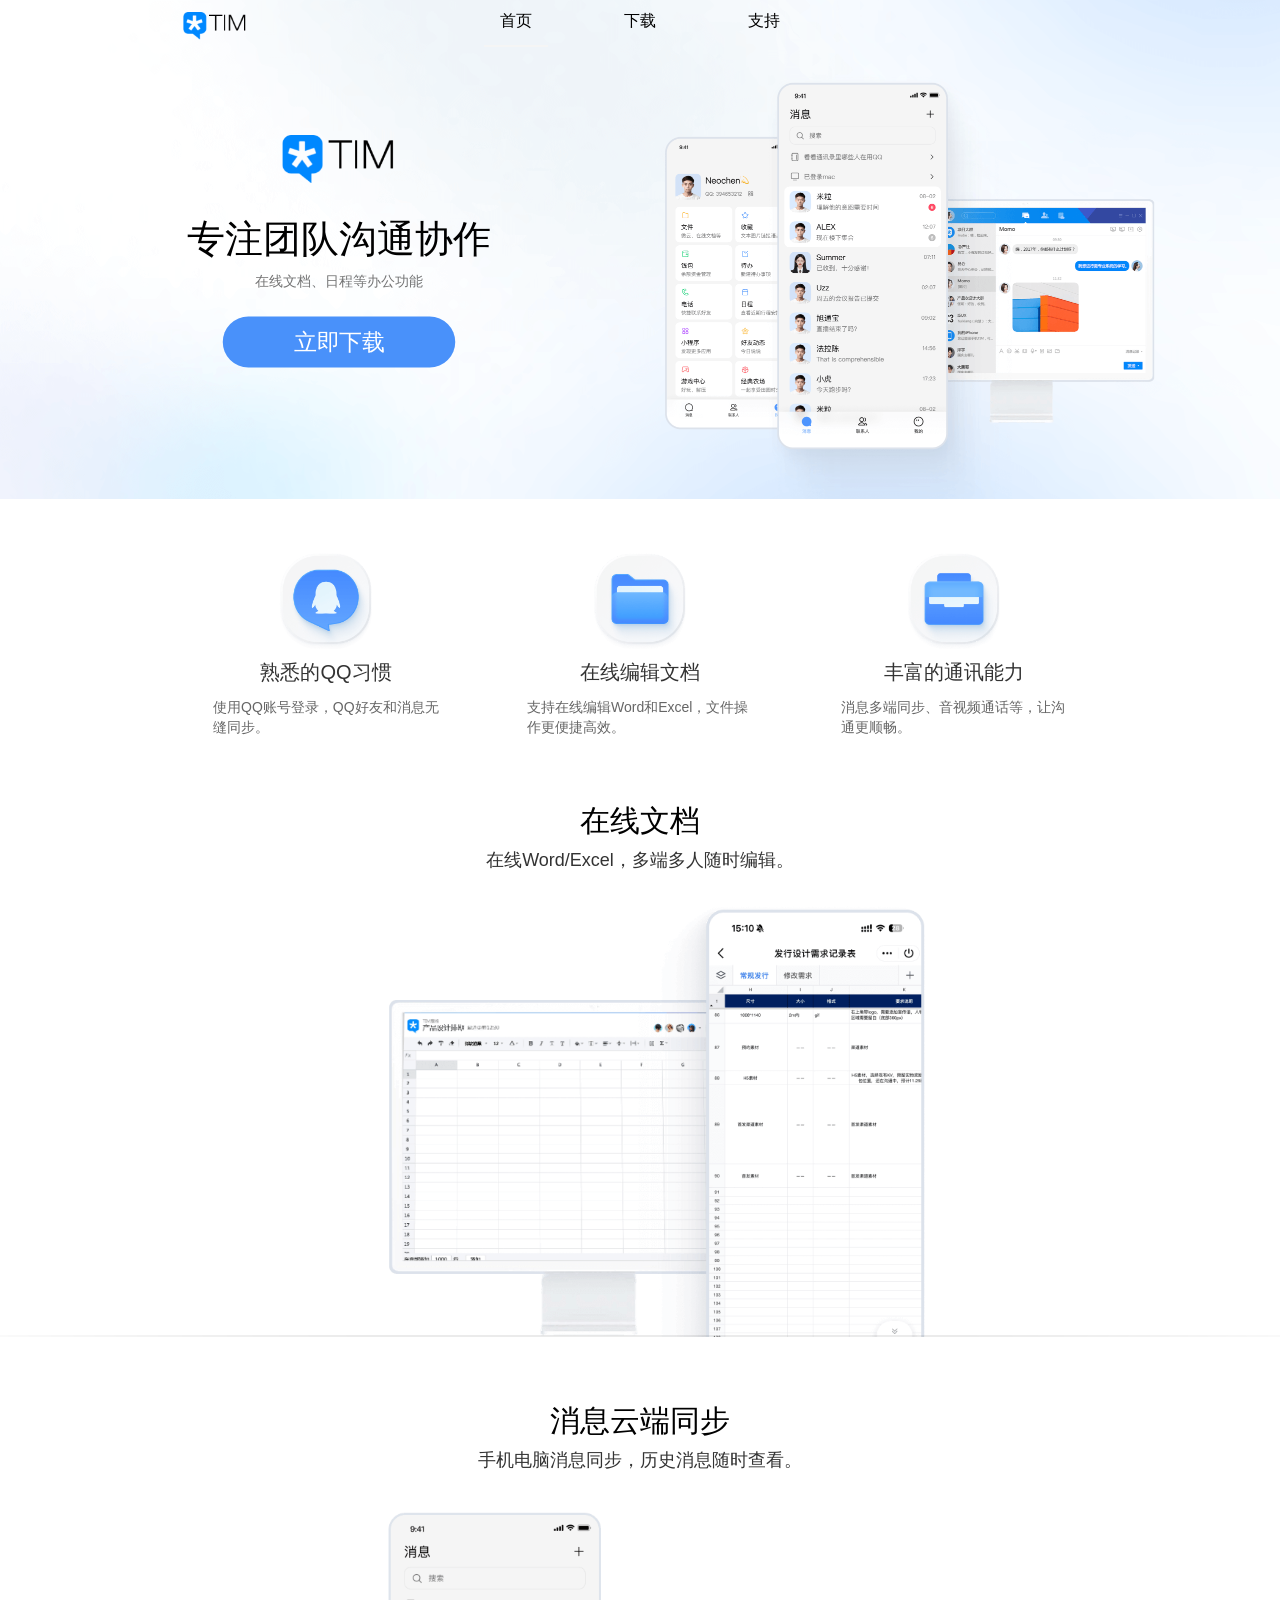
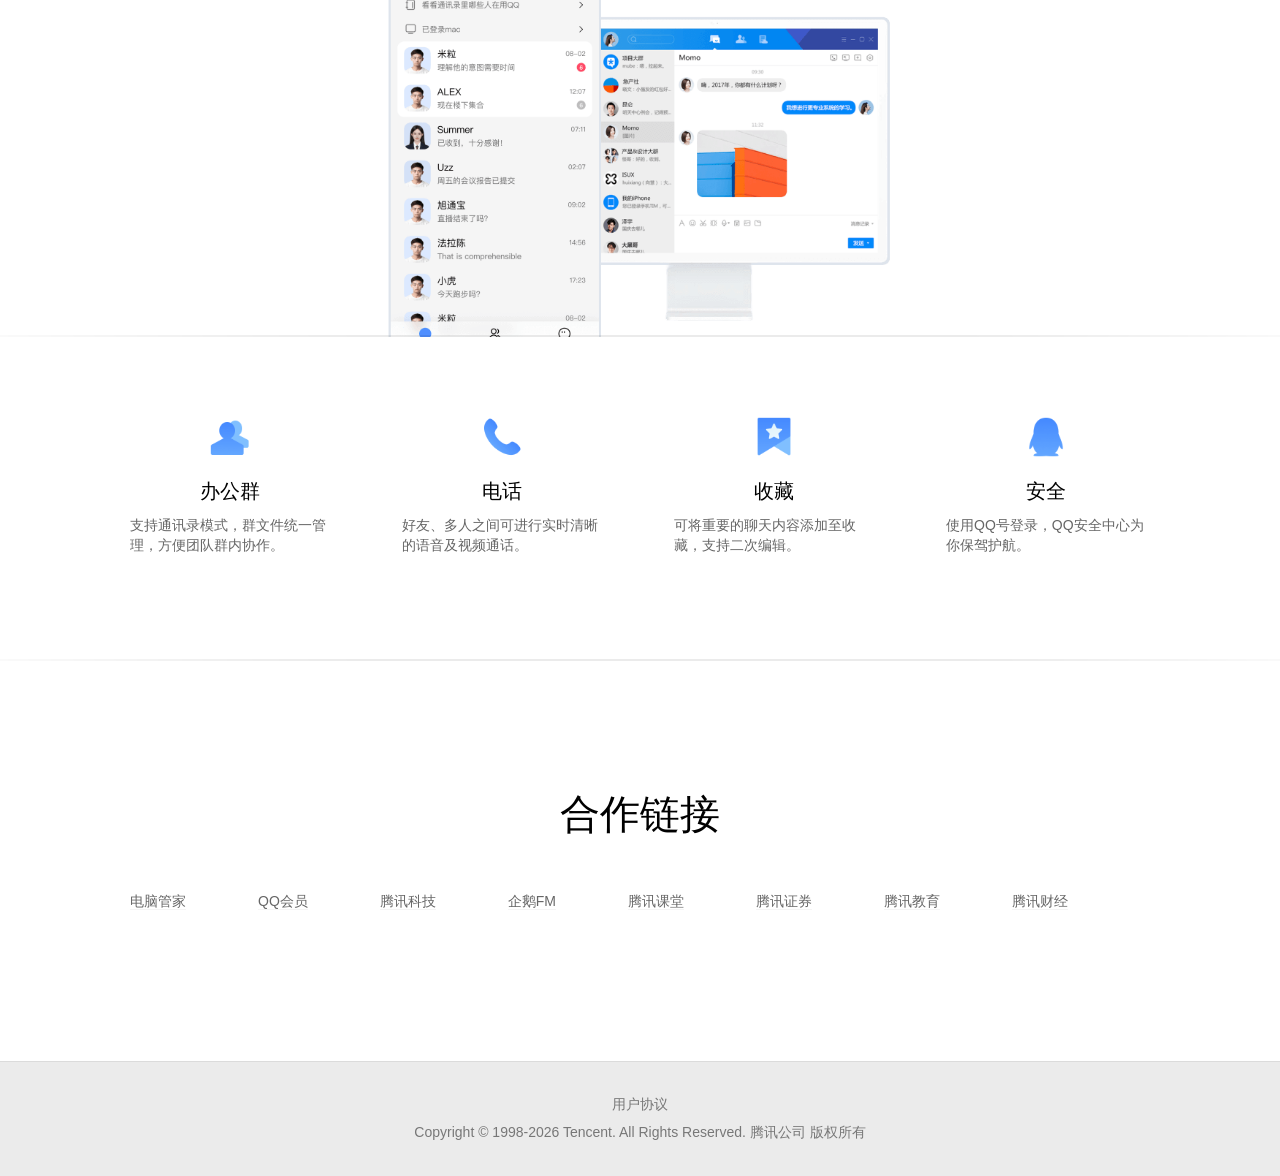
<file: index.html>
<!DOCTYPE html>
<html lang="en">

<head>
    <meta charset="UTF-8">
    <meta name="viewport" content="width=device-width, initial-scale=1.0">
    <meta http-equiv="X-UA-Compatible" content="ie=edge">
    <meta itemprop="name" content="TIM-专注团队沟通协作">
    <meta name="keywords" content="TIM,tim,QQ,办公QQ,团队协作,云文件,在线文档,云盘,日程关系" />
    <meta name="description" content="TIM，QQ办公简洁版，是一款专注于团队办公协作的跨平台沟通工具。登录后，你的QQ好友都在，提供云文件、在线文档、邮件、日程、收藏等好用的办公功能，界面简洁清晰，QQ好友和消息无缝同步。" />
    <meta name="author" content="腾讯" />
    <meta name="robots" content="index,follow" />
    <meta name="google" content="index,follow" />
    <meta name="googlebot" content="index,follow" />
    <meta name="verify" content="index,follow" />
    <meta itemprop="name" content="TIM 办公QQ">
    <!--分享卡标题预埋meta-->
    <meta name="description" itemprop="description" content="支持QQ号登录，与QQ消息无缝同步。" />
    <!--分享卡描述预埋meta-->
    <meta itemprop="image" content="//mma.qq.com/timtest/img/logo-tim.png" />
    <!--分享卡图片URL预埋meta-->
    <title>TIM</title>
    <link rel="icon" type="image/png" sizes="32x32" href="./img/favicon-32x32.png">
    <link rel="icon" type="image/png" sizes="16x16" href="./img/favicon-16x16.png">
    <link rel="icon" href="./img/favicon.ico">
    <link rel="stylesheet" href="./css/public.css">
    <link rel="stylesheet" href="./css/index.css?v=1">
    <!-- <link rel="stylesheet" href="//sqimg.qq.com/qq_product_operations/jslib/swiper.min.css"> -->
    <script>
        // 移动端跳转
        var OS = function() {
            var a = navigator.userAgent,
                b = /(?:Android)/.test(a),
                d = /(?:Firefox)/.test(a),
                e = /(?:Mobile)/.test(a),
                f = b && e,
                g = b && !f,
                c = /(?:iPad.*OS)/.test(a),
                h = !c && /(?:iPhone\sOS)/.test(a),
                k = c || g || /(?:PlayBook)/.test(a) || d && /(?:Tablet)/.test(a),
                a = !k && (b || h || /(?:(webOS|hpwOS)[\s\/]|BlackBerry.*Version\/|BB10.*Version\/|CriOS\/)/.test(a) || d && e);
            return {
                android: b,
                androidPad: g,
                androidPhone: f,
                ipad: c,
                iphone: h,
                tablet: k,
                phone: a
            }
        }();
        if (OS.phone || OS.ipad) {
            location.href = './mobile/index.html';
        }
    </script>
    <style type="text/css">
        .outlink{
            color: #000;
        }
    </style>
</head>

<body>
    <div class="video-bg">
        <img src="./img/index-bg1.png" alt="" class="bg-img">
        <div class="banner1-info new">
            <div class="wording">
                <div class="move-logo"></div>
                <div class="move-title">专注团队沟通协作</div>
                <div class="move-desc">在线文档、日程等办公功能</div>
                <div class="move-down">
                    <a href="./download.html" class="move-down-a" onClick="tcssReport('tim.index.downbtn');">
                        <span>立即下载</span>
                        <span>立即下载</span>
                    </a>
                </div>
            </div>
        </div>
    </div>
    <div class="header">
        <div class="h-inner">
            <h1 class="logo">
                <a href="./index.html"></a>
                <!-- <img src="./img/logo.png" alt="TIM"> -->
            </h1>
            <div class="nav">
                <ul class="nav-ul">
                    <li class="nav-item"><a href="./index.html" class="active">首页</a></li>
                    <li class="nav-item"><a href="./download.html">下载</a></li>
                    <!-- <li class="nav-item"><a href="">用户故事</a></li> -->
                    <li class="nav-item"><a href="./support.html">支持</a></li>
                </ul>
            </div>
        </div>
       <!--  <div class="docs-link">
          <a href="https://docs.qq.com">进入在线文档 ></a>
       </div> -->
    </div>
    <div class="function">
        <div class="func-inner clear">
            <div class="func-item">
                <div class="func-logo1"></div>
                <div class="func-title">熟悉的QQ习惯</div>
                <div class="func-desc">使用QQ账号登录，QQ好友和消息无缝同步。</div>
            </div>
            <div class="func-item">
                <div class="func-logo2"></div>
                <div class="func-title">在线编辑文档</div>
                <div class="func-desc">支持在线编辑Word和Excel，文件操作更便捷高效。</div>
            </div>
            <div class="func-item">
                <div class="func-logo3"></div>
                <div class="func-title">丰富的通讯能力</div>
                <div class="func-desc">消息多端同步、音视频通话等，让沟通更顺畅。</div>
            </div>
        </div>
    </div>
    <div class="doc top-right" style="position:relative;">
        <div class="doc-inner">
            <!-- <div class="second-logo"></div> -->
            <div class="second-title"><a href="https://docs.qq.com/" class="outlink" target="_blank">在线文档</a></div>
            <div class="second-desc">在线Word/Excel，多端多人随时编辑。</div>
        </div>
        <div class="doc-bg doc2">
            <img src="./img/zaixian.png" alt="" id="document">
            <!-- <video src="video/zaixianwendang.mov" id="zaixianwendang"></video> -->
        </div>
        <span class="bottom-line"></span>
    </div>
    <div class="doc top-left" style="position:relative;">
        <div class="doc-inner">
            <!-- <div class="message-logo"></div> -->
            <div class="second-title">消息云端同步</div>
            <div class="second-desc">手机电脑消息同步，历史消息随时查看。</div>
        </div>
        <div class="doc-bg doc3">
            <!-- <div class="date-mobile-msg"></div>
            <div class="date-pc-msg"></div> -->
            <img src="./img/xiaoxi.png" alt="" id="msg">
        </div>
        <span class="bottom-line"></span>
    </div>

    <div class="more" style="position:relative;">
        <div class="more-inner clear">
            <div class="more-item">
                <div class="item-logo7"></div>
                <div class="item-title">办公群</div>
                <div class="item-desc">支持通讯录模式，群文件统一管理，方便团队群内协作。</div>
            </div>
            <div class="more-item">
                <div class="item-logo6"></div>
                <div class="item-title">电话</div>
                <div class="item-desc">好友、多人之间可进行实时清晰的语音及视频通话。</div>
            </div>
            <div class="more-item">
                <div class="item-logo3"></div>
                <div class="item-title">收藏</div>
                <div class="item-desc">可将重要的聊天内容添加至收藏，支持二次编辑。</div>
            </div>
            <div class="more-item">
                <div class="item-logo1"></div>
                <div class="item-title">安全</div>
                <div class="item-desc">使用QQ号登录，QQ安全中心为你保驾护航。</div>
            </div>
        </div>
        <span class="bottom-line"></span>
    </div>
    <div class="link">
        <h2>合作链接</h2>
        <ul class="link-inner clear">
            <li><a href="https://guanjia.qq.com/" target="_blank">电脑管家</a></li>
            <li><a href="https://vip.qq.com/" target="_blank">QQ会员</a></li>
            <li><a href="https://tech.qq.com/" target="_blank">腾讯科技</a></li>
            <li><a href="https://fm.qq.com/" target="_blank">企鹅FM</a></li>
            <li><a href="https://ke.qq.com/?from=177988" target="_blank">腾讯课堂</a></li>
            <li><a href="http://stock.qq.com/" target="_blank">腾讯证券</a></li>
            <li><a href="http://edu.qq.com/" target="_blank">腾讯教育</a></li>
            <li><a href="http://finance.qq.com/" target="_blank">腾讯财经</a></li>
        </ul>
    </div>

    <div class="footer">
        <p><span class="useradjest"><a href="http://play.mobile.qq.com/yy/eim/help/serverinfo.html">用户协议</a></span></p>
        <p class="copy-right">Copyright © 1998-<script>document.write(new Date().getFullYear())</script> Tencent. All Rights Reserved. 腾讯公司 版权所有</p>
    </div>
    <script type="text/javascript" src="./js/sea-2.1.1.js"></script>
    <script src="./js/jquery.min.js"></script>
    <script src="./js/bj-report-tryjs.min.js"></script>
    <script src="./js/tcss.ping.https.js"></script>
    <script src="./js/swiper-3.4.2.jquery.min.js"></script>
    <script>
        // 初始化badjs
        if (BJ_REPORT) {
            BJ_REPORT.init({
                // 上报 id, 不指定 id 将不上报(此处的id需要去badjs管理后台申请id)
                id: 1,
                // 指定上报地址
                url: '//imbadjs.qq.com/badjs/',
                // 抽样上报，1~0 之间数值，1为100%上报,0.5为50%上报（默认 1）
                random: 1
            })

            BJ_REPORT.tryJs().spyAll()
        }
    </script>
    <script>
        window.tcssReport = function(hottag, domain) { /*点击流上报*/
            if (typeof pgvSendClick == 'function') {
                pgvSendClick({
                    virtualDomain: domain || "tim.qq.com",
                    hottag: hottag
                });
            }
        };
        tcssReport('tim.index.pv')

        // var zaixianwendang = $('#zaixianwendang').offset().top
        var msg = $('#msg').offset().top
        var pdocument = $('#document').offset().top
        var windowHeight = $(window).height()
            // 页面滚动触发播放事件
        function pageScroll() {
            var documentScrollTop = $(document).scrollTop()

            if (documentScrollTop > 10) {
                $('.header').addClass('scrollTop')
            } else {
                $('.header').removeClass('scrollTop')
            }
            if (documentScrollTop > pdocument - windowHeight / 2 - 300) {
                $('#document').addClass('moveUp')
            }
            if (documentScrollTop > msg - windowHeight / 2 - 300) {
                $('#msg').addClass('moveUp')
            }
        }
        $(document).scroll(pageScroll)
        initVideoPosition()

        function initVideoPosition() {
            var w = 2560,
                h = 997,
                ml = 1298,
                mb = 126,
                mw = 180,
                mh = 319,
                pl = 1519,
                pb = 264,
                pw = 626,
                ph = 501,
                nw = (document.body.clientWidth).toFixed(9),
                nh = (nw * h / w).toFixed(9),
                mlp = (ml / w).toFixed(9),
                mbp = (mb / h).toFixed(9),
                mwp = (mw / w).toFixed(9),
                mhp = (mh / h).toFixed(9),
                mlnpx = nw * mlp,
                mbnpx = nh * mbp,
                mwnpx = nw * mwp,
                mhnpx = nh * mhp,


                plp = (pl / w).toFixed(9),
                pbp = (pb / h).toFixed(9),
                pwp = (pw / w).toFixed(9),
                php = (ph / h).toFixed(9),
                plnpx = nw * plp,
                pbnpx = nh * pbp,
                pwnpx = nw * pwp,
                phnpx = nh * php
            $('.video-mob').css({
                bottom: mbnpx + 'px',
                left: mlnpx + 'px',
                width: mwnpx + 'px',
                height: mhnpx + 'px'
            })
            $('.video-pc').css({
                bottom: pbnpx + 'px',
                left: plnpx + 'px',
                width: pwnpx + 'px',
                height: phnpx + 'px'
            })

        }
        setTimeout(function() {
            document.getElementById('mob').play()
            document.getElementById('pc').play()
        }, 2000)
        $('.wording').addClass('show')
        window.onresize = function() {
            initVideoPosition()
        }
        document.getElementById('mob').onended = function() {
            var _this = this;
            var ender = setTimeout(function() {
                _this.play()
                clearTimeout(ender)
            }, 2000)
        }
        document.getElementById('pc').onended = function() {
            var _this = this;
            var ender = setTimeout(function() {
                _this.play()
                clearTimeout(ender)
            }, 2000)
        }
        document.onmouseenter = function() {
            return false;
        }
        document.onmousemove = function() {
            return false;
        }
        document.oncontextmenu = function() {
            return false;
        }
    </script>


</body>

</html>
</file>
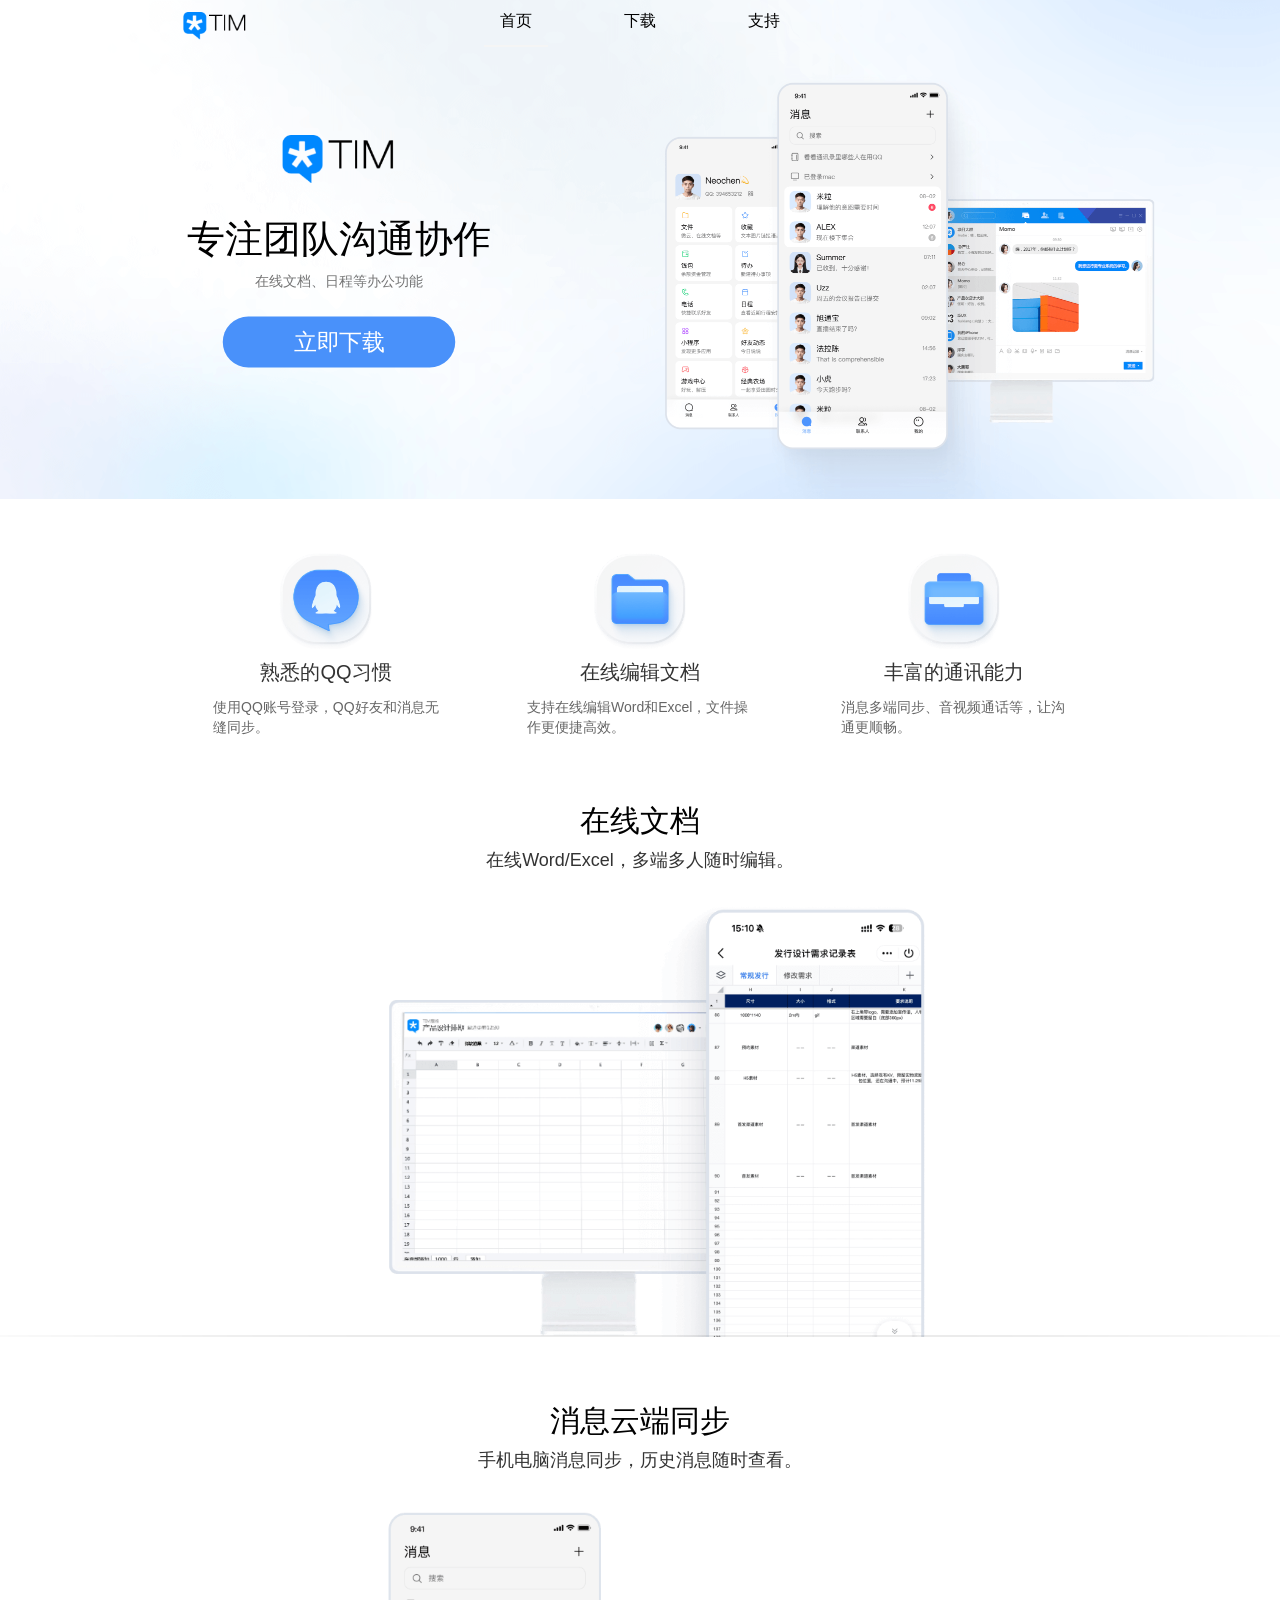
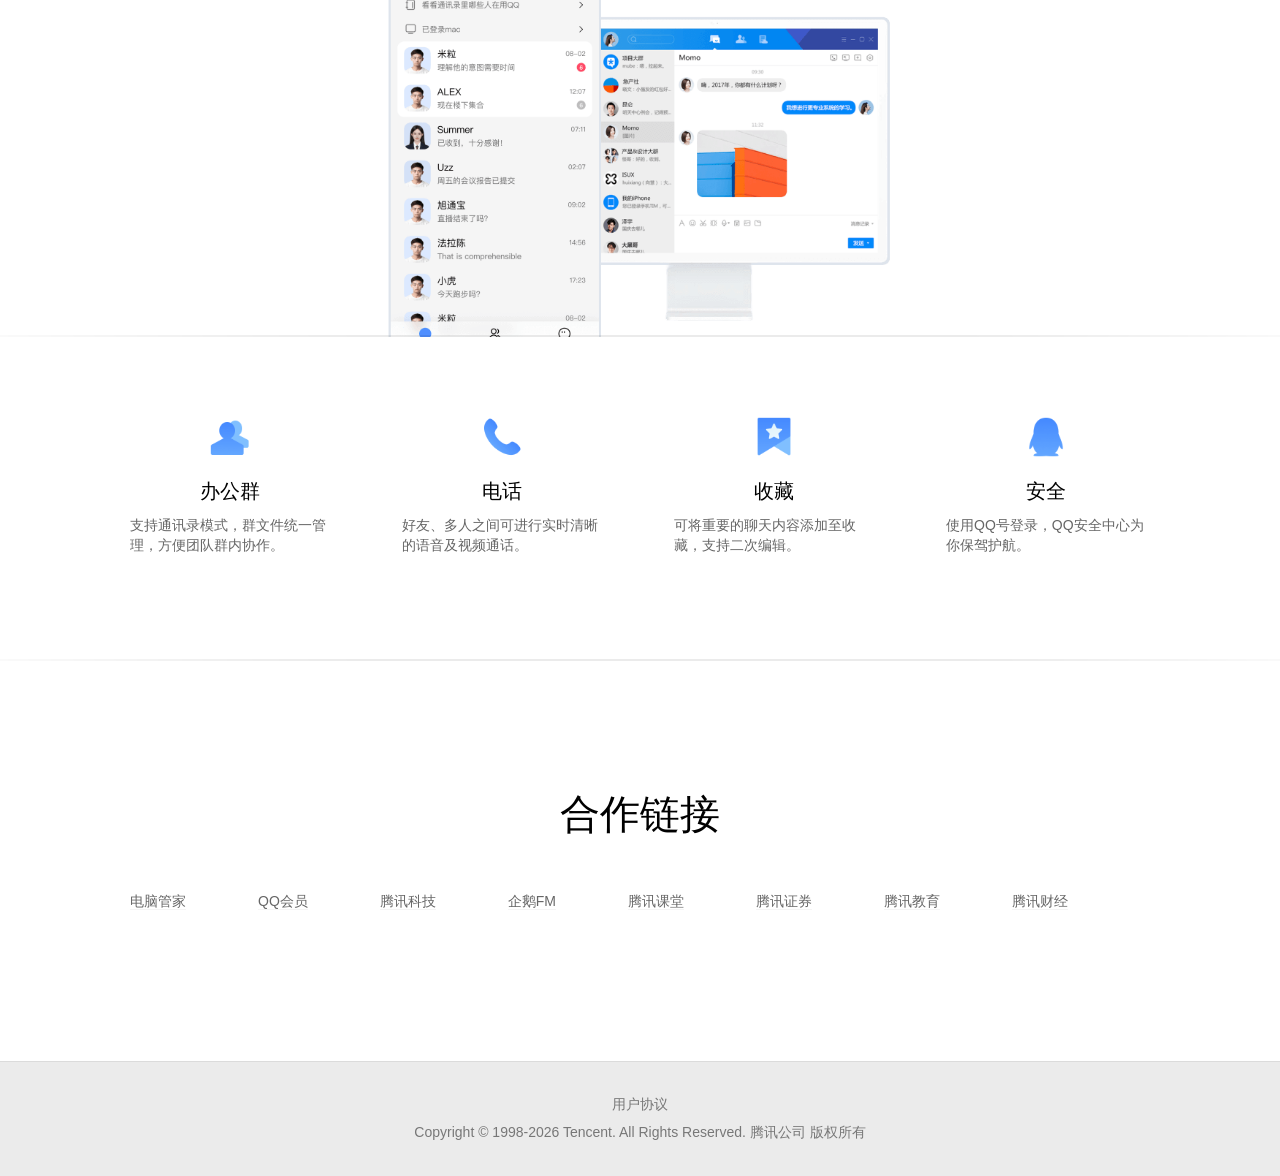
<file: mobile/index.html>
<!DOCTYPE html>
<html lang="en">

<head>
    <meta charset="UTF-8">
    <meta http-equiv="X-UA-Compatible" content="IE=Edge">
    <meta name="viewport" content="width=device-width, initial-scale=1.0, minimum-scale=1.0, maximum-scale=1.0, user-scalable=no">
    <meta name="format-detection" content="telephone=no" />
    <meta itemprop="name" content="TIM 办公QQ">
    <!--分享卡标题预埋meta-->
    <meta name="description" itemprop="description" content="支持云文件、在线文档、邮件收发、日程等办公功能；支持QQ号登录，与QQ消息无缝同步。" />
    <!--分享卡描述预埋meta-->
    <meta itemprop="image" content="//mma.qq.com/timtest/img/logo-tim.png" />
    <title>TIM-手机版</title>
    <link rel="icon" type="image/png" sizes="32x32" href="./img/favicon-32x32.png">
    <link rel="icon" type="image/png" sizes="16x16" href="./img/favicon-16x16.png">
    <link rel="icon" href="./img/favicon.ico">
    <script>
        window.OS = function() {
            var a = navigator.userAgent,
                b = /(?:Android)/.test(a),
                d = /(?:Firefox)/.test(a),
                e = /(?:Mobile)/.test(a),
                f = b && e,
                g = b && !f,
                c = /(?:iPad.*OS)/.test(a),
                h = !c && /(?:iPhone\sOS)/.test(a),
                k = c || g || /(?:PlayBook)/.test(a) || d && /(?:Tablet)/.test(a),
                a = !k && (b || h || /(?:(webOS|hpwOS)[\s\/]|BlackBerry.*Version\/|BB10.*Version\/|CriOS\/)/.test(a) || d && e);
            return {
                android: b,
                androidPad: g,
                androidPhone: f,
                ipad: c,
                iphone: h,
                tablet: k,
                phone: a
            }
        }();
        if (!window.OS.phone && !window.OS.ipad) {
            location.href = '../index.html';
        }
        (function(designWidth, maxWidth) {
            var doc = document,
                win = window,
                docEl = doc.documentElement,
                remStyle = document.createElement("style"),
                tid;

            function refreshRem() {
                var width = docEl.getBoundingClientRect().width;
                maxWidth = maxWidth || 540;
                width > maxWidth && (width = maxWidth);
                var rem = width * 100 / designWidth;
                remStyle.innerHTML = 'html{font-size:' + rem + 'px;}';
            }
            if (docEl.firstElementChild) {
                docEl.firstElementChild.appendChild(remStyle);
            } else {
                var wrap = doc.createElement("div");
                wrap.appendChild(remStyle);
                doc.write(wrap.innerHTML);
                wrap = null;
            }
            //要等 wiewport 设置好后才能执行 refreshRem，不然 refreshRem 会执行2次；
            refreshRem();
            win.addEventListener("resize", function() {
                clearTimeout(tid); //防止执行两次
                tid = setTimeout(refreshRem, 300);
            }, false);
            win.addEventListener("pageshow", function(e) {
                if (e.persisted) { // 浏览器后退的时候重新计算
                    clearTimeout(tid);
                    tid = setTimeout(refreshRem, 300);
                }
            }, false);
            if (doc.readyState === "complete") {
                doc.body.style.fontSize = "16px";
            } else {
                doc.addEventListener("DOMContentLoaded", function(e) {
                    doc.body.style.fontSize = "16px";
                }, false);
            }
        })(750, 750);
    </script>
    <link rel="stylesheet" href="./css/public.css">
    <link rel="stylesheet" href="./css/index.css">
</head>

<body id="wrapper">
    <div class="download-fixed"></div>
    <div class="menu-content" id="bm">
        <div class="menu-logo"></div>
        <div class="menu-func">
            <div class="fun-item-wrap">
                <div class="fun-item icon1">
                    <a href="./index.html">TIM首页</a>
                </div>
                <div class="fun-item icon2 faq_link">
                    <a href="javascript:;">常见问题</a>
                </div>
                <div class="fun-item icon3">
                    <a target="_blank" href="https://aq.qq.com/cn2/index">安全中心</a>
                </div>
                <div class="fun-item icon4 feedback_link">
                    <a href="javascript:;">反馈意见</a>
                </div>
            </div>
        </div>
        <div class="menubg">
            <div class="left-bg"></div>
            <div class="right-bg"></div>
        </div>
    </div>
    <div class="menu" id="menu">
    </div>
    <div class="common-header">
        <div class="logo-white"></div>
    </div>
    <div class="index-content" id="index-content">
        <div id="scroller">
            <header>
                <h1 class="logo"></h1>
                <div class="header-title">专注团队沟通协作</div>
                <div class="header-desc">在线文档、日程等办公功能</div>
                <div class="downloads">
                    <a href="">立即下载</a>
                </div>
            </header>
            <div class="functions">
                <div class="f-item clear">
                    <div class="r-icon i1"></div>
                    <div class="f-desc">
                        <div class="f-d-title">熟悉的QQ习惯</div>
                        <div class="f-d-desc">使用QQ账号登录，QQ好友和消息无缝同步</div>
                    </div>
                </div>
                <div class="f-item clear">
                    <div class="r-icon i2"></div>
                    <div class="f-desc">
                        <div class="f-d-title">在线文档和文件</div>
                        <div class="f-d-desc">支持在线编辑Word和Excel</div>
                    </div>
                </div>
                <div class="f-item clear">
                    <div class="r-icon i3"></div>
                    <div class="f-desc">
                        <div class="f-d-title">丰富的办公功能</div>
                        <div class="f-d-desc">包含日程管理、电话等功能，让沟通更流畅</div>
                    </div>
                </div>
            </div>
            <div class="modules">
                <div class="m1 m-item">
                    <div class="m-title">在线文档</div>
                    <div class="m-desc">在线Word/Excel，多端多人随时编辑</div>
                    <div class="m-pic"></div>
                    <div class="m-bg-line"></div>
                </div>
                <div class="m2 m-item">
                    <div class="m-title">消息云端同步</div>
                    <div class="m-desc">手机电脑消息同步，历史消息随时查看</div>
                    <div class="m-pic"></div>
                    <div class="m-bg-line"></div>
                </div>
                <div class="m3 m-item">
                    <div class="m-title">日程管理</div>
                    <div class="m-desc">同步系统日程，新建个人日程</div>
                    <div class="m-pic"></div>
                    <div class="m-bg-line"></div>
                </div>
            </div>
            <div class="fetures clear">
                <div class="fe-item fe1">
                    <div class="fe-logo"></div>
                    <div class="fe-title">名片</div>
                    <div class="fe-desc">支持纸质名片扫描识别，可作为资料备注在名片夹中统一管理。</div>
                </div>
                <div class="fe-item fe2">
                    <div class="fe-logo"></div>
                    <div class="fe-title">办公群</div>
                    <div class="fe-desc">支持通讯录模式，群文件统一管理，方便团队群内协作。</div>
                </div>
                <div class="fe-item fe3">
                    <div class="fe-logo"></div>
                    <div class="fe-title">电话</div>
                    <div class="fe-desc">好友、多人之间可进行实时清晰的语音及视频通话。</div>
                </div>
                <div class="fe-item fe4">
                    <div class="fe-logo"></div>
                    <div class="fe-title">收藏</div>
                    <div class="fe-desc">可将重要的聊天内容添加至收藏，支持二次编辑。</div>
                </div>
                <div class="fe-item fe5">
                    <div class="fe-logo"></div>
                    <div class="fe-title">钱包</div>
                    <div class="fe-desc">可以进行充值、转账、理财等个人服务。</div>
                </div>
                <div class="fe-item fe6">
                    <div class="fe-logo"></div>
                    <div class="fe-title">安全</div>
                    <div class="fe-desc">使用QQ号登录，QQ安全中心为你保驾护航。</div>
                </div>
            </div>
            <div class="footer-download">
                <a href="">立即下载</a>
            </div>
            <div class="footer">
                <p class="suggest"><a href="">用户意见</a>意见反馈：984295331（QQ群）</p>
                <p class="copyright">Copyright © 1998-2024 Tencent. All Rights Reserved. 腾讯公司 版权所有</p>
            </div>
        </div>
    </div>
    <script src="./js/zepto.min.js"></script>
    <script src="./js/transform.js"></script>
    <script src="./js/alloy_touch.css.js"></script>
    <script>
        var scroller = document.getElementById('scroller')
        var downloadBtn = parseInt($('.downloads a').offset().top + $('.downloads a').height())
        var footerDown = parseInt($('.footer-download').offset().top - window.innerHeight)
        Transform(scroller, true)
        var alloyTouch = new AlloyTouch({
            touch: "#index-content", //反馈触摸的dom
            vertical: true, //不必需，默认是true代表监听竖直方向touch
            target: scroller, //运动的对象
            property: "translateY", //被运动的属性
            // min: 100, //不必需,运动属性的最小值
            max: 0, //不必需,滚动属性的最大值
            sensitivity: 1, //不必需,触摸区域的灵敏度，默认值为1，可以为负数
            factor: 1, //不必需,表示触摸位移与被运动属性映射关系，默认值是1
            step: 45, //用于校正到step的整数倍
            bindSelf: false,
            maxSpeed: 2, //不必需，触摸反馈的最大速度限制 
            initialValue: 0,
            change: function(value) {
                // console.log(value)
                pageScrollChange(value)
            },
            touchStart: function(evt, value) {
                resetScroller()
            },
            touchMove: function(evt, value) {},
            touchEnd: function(evt, value) {},
            tap: function(evt, value) {},
            pressMove: function(evt, value) {},
            animationEnd: function(value) {} //运动结束
        })

        function resetScroller() {
            alloyTouch.min = -1 * parseInt($('#scroller').height() - window.innerHeight)
        }

        function pageScrollChange(v) {
            if (v > -10) {
                $('.common-header').removeClass('scrolled')
            } else {
                $('.common-header').addClass('scrolled')
            }
            if (-v > downloadBtn && -v < footerDown) {
                $('.download-fixed').addClass('show')
            } else {
                $('.download-fixed').removeClass('show')
            }
        }

        //下载与页面功能实现
        (function(win) {
            var mqq; // 无 qqapi.js 时安全兜底（原站由 qqapi SDK 定义）
            if (typeof(pgvMain) == 'function') {
                pgvMain({
                    virtualURL: "tim.qq.com"
                });
            }
            /*初始化badjs*/
            // BJ_REPORT.init({
            //     id: 4, //此处的id需要去badjs管理后台申请id
            //     url: "//mmatest.qq.com/badjs"
            // });
            // BJ_REPORT.tryJs().spyAll();

            /*
             * 通过键名获取参数键值
             */
            var query = function(n) {
                var m = window.location.search.match(new RegExp("(\\?|&)" + n + "=([^&]*)(&|$)"));
                return !m ? "" : decodeURIComponent(m[2]);
            };

            /*
             * 点击流上报
             */
            var tcssReport = function(hottag) {
                if (typeof(pgvMain) == 'function') {
                    pgvSendClick({
                        virtualDomain: "office.qq.com",
                        hottag: hottag
                    });

                }
            };

            var pageInit = function() {
                //上报
                tcssReport("office.mobile.mobile.pv");
                if (query('adtag') && query('adtag') != '') {
                    var adtag = query('adtag');
                    tcssReport("office.mobile.mobile.pv_" + adtag);
                }
                if (mqq && mqq.QQVersion != 0) {
                    if (navigator.userAgent.toLocaleLowerCase().indexOf('tim') == -1) {
                        onMqqInstall();
                    }
                }
                pageBind();
            };

            var SCHEMENAME = "tim";
            var PACKAGENAME = "com.tencent.tim";

            /**
             * [微信中获取安装状态]
             * @return {[type]} [description]
             */
            var onWexinInstall = function() {
                WeixinJSBridge.invoke("getInstallState", {
                    "packageUrl": SCHEMENAME + "://",
                    "packageName": PACKAGENAME
                }, function(result) {
                    if (result.err_msg.indexOf("yes") !== -1) {
                        $(".downloads a,.footer-download a").text("立即体验").addClass("open");
                    }
                });
            };

            /**
             * [从QQ获取安装状态]
             * @return {[type]} [description]
             */
            var onMqqInstall = function() {
                var pkgname = OS.iphone ? SCHEMENAME : PACKAGENAME;
                mqq.app.isAppInstalled(pkgname, function(result) {
                    if (result) {
                        //存在即展示打开
                        $(".downloads a,.footer-download a").text("立即体验").addClass("open");
                    }
                });
            };

            /**
             * [监控微信安装后回到该页面，有页面切换]
             * @return {[type]} [description]
             */
            var onBridgeReady = function() {
                // 安装第三方软件的时候，从外部安装的界面切回微信时，可利用此事件检测用户到底是否有安装成功。
                WeixinJSBridge.on("activity:state_change", function(res) {
                    // alert(res.state);
                    // onPause 从微信切到别的界面 时触发
                    // onResume 从别的界面切回微信 时触发
                    if (res.state === "onResume") {
                        onWexinInstall();
                    }
                });
            };

            /**
             * [监控QQ安装后回到该页面，有页面切换]
             * @return {[type]} [description]
             */
            var onMqqReady = function() {
                document.addEventListener("qbrowserVisibilityChange", function(e) {
                    mqq.ui.pageVisibility(function(r) {
                        if (r) {
                            if (navigator.userAgent.toLocaleLowerCase().indexOf('tim') == -1) {
                                onMqqInstall();
                            }
                        }
                    });
                });
            };

            //打开App
            var openApp = function() {
                if (OS.android) {
                    var proxy_frame = document.createElement("iframe");
                    proxy_frame.style.display = 'none';
                    //andorid TIM唤起需要下面的接口
                    proxy_frame.src = SCHEMENAME + "://login/qrcode?qrcode_url=";
                    proxy_frame.onload = function() {};
                    setTimeout(function() {
                        document.body.appendChild(proxy_frame);
                    }, 300);
                } else {
                    setTimeout(function() {
                        location.href = SCHEMENAME + "://";
                    }, 300);
                }
            };

            var mobile_q_jump = {
                android: "https://tim-1258344701.shiply-cdn.qq.com/apprelease/gray/ad6b501b0e/prod/1732245378/tim_4.0.95.4008_r3b8db658_64_t2024-11-19_v4008_GuanWang_537249218_cid2017_release-signed.apk",
                ios: "itms-apps://itunes.apple.com/cn/app/id1175213887?mt=8",
            };

            const a = $.ajax({
                url: 'https://jsonschema.qpic.cn/99c2de7e3c0daa2e1eb6fa548bbf0c88/d80bde56620e0c005f06232ef2582bfc/versions',
                success: function(config) {
                    if (config.download_link) {
                        mobile_q_jump.android = config.download_link.android;
                        mobile_q_jump.ios = config.download_link.ios;
                    }
                }
            });

            /**
             * [下载app]
             * @return {[type]} [description]
             */
            var downApp = function() {
                var adtag = query('adtag');
                if (OS.android) {
                    tcssReport("office.mobile.down_android");
                    if (adtag) {
                        tcssReport("office.mobile.down_android." + adtag);
                    }
                    location.href = '../apk/com.tencent.tim.apk';
                } else {
                    tcssReport("office.mobile.down_ios");
                    if (adtag) {
                        tcssReport("office.mobile.down_ios." + adtag);
                    }
                    doLocation(mobile_q_jump.ios);
                }
            };


            /**
             * [下载安装IOS]
             * @param  {[type]} url [description]
             * @return {[type]}     [description]
             */
            var doLocation = function(url) {
                var a = document.createElement("a");
                if (!a.click) {
                    window.location = url;
                    return;
                }
                a.setAttribute("href", url);
                a.style.display = "none";
                document.body.appendChild(a);
                a.click();
            };

            var pageBind = function() {
                $(".downloads a,.footer-download a").on("click", function() {
                    tcssReport("office.mobile.mobile.tiyan");
                    if (!mqq || mqq.QQVersion == 0 || OS.weixin) {
                        downApp();
                    } else {
                        if ($(this).hasClass("open")) {
                            openApp();
                        } else {
                            downApp();
                        }
                    }
                    return false
                });
                $('.download-fixed').on('click', function() {
                    downApp();
                })
                if (mqq && mqq.QQVersion != 0) {
                    //判断是否在QQ下，增加对切换webview的判断
                    onMqqReady();
                }
            };
            var page = {
                init: pageInit
            };
            win.Page = page;
        }(window));
        Page.init();
        $('.menu').on('touchstart', function() {
            // $('.menu-content').toggleClass('open')
            if ($(this).hasClass('open')) {
                $(this).removeClass('open').addClass('close')
                $('.menu-content').removeClass('open').addClass('close')
            } else {
                $(this).removeClass('close').addClass('open')
                $('.menu-content').removeClass('close').addClass('open')
            }
        })
        $(function() {
            document.addEventListener('touchmove', function(e) {
                e.preventDefault()
            }, false)

            var productId = 79336;

            if (window.OS.iphone || window.OS.ipad) {
                productId = 79334;
            }
            
            $('.faq_link a').on('click', function() {
                window.open('https://support.qq.com/products/' + productId + '/faqs-more/', '_blank')
            })
            $('.feedback_link a').on('click', function() {
                window.open('https://support.qq.com/product/' + productId, '_blank')
            })
        })
    </script>
</body>

</html>
</file>
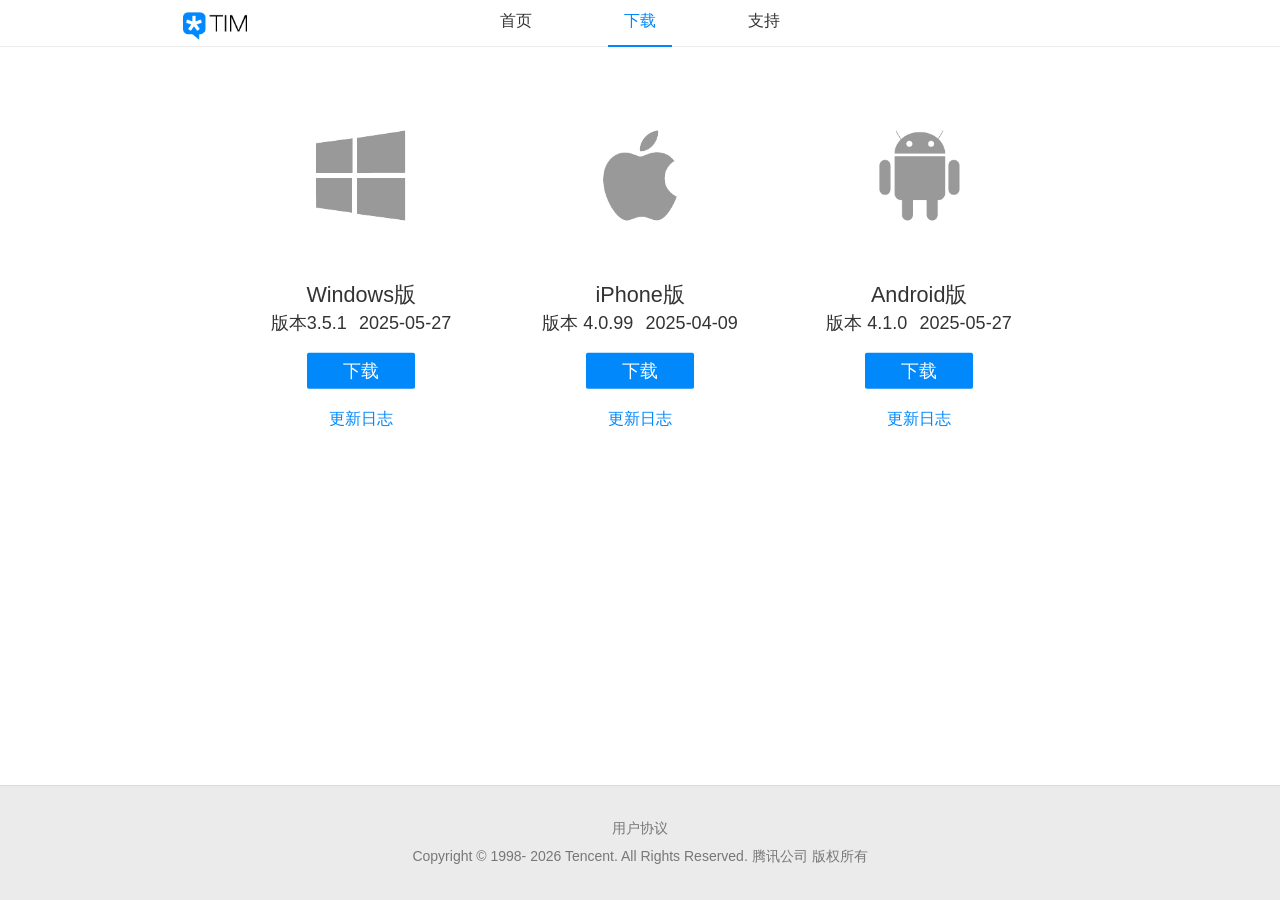
<file: download.html>
<!DOCTYPE html>
<html lang="zh">

<head>
  <meta charset="UTF-8">
  <meta name="viewport" content="width=device-width, initial-scale=1.0">
  <meta http-equiv="X-UA-Compatible" content="ie=edge">
  <meta itemprop="name" content="TIM-专注团队沟通协作">
  <meta name="keywords" content="TIM,tim,QQ,办公QQ,团队协作,云文件,在线文档,云盘,日程关系" />
  <meta name="description"
    content="TIM，QQ办公简洁版，是一款专注于团队办公协作的跨平台沟通工具。登录后，你的QQ好友都在，提供云文件、在线文档、邮件、日程、收藏等好用的办公功能，界面简洁清晰，QQ好友和消息无缝同步。" />
  <meta name="author" content="腾讯" />
  <meta name="robots" content="index,follow" />
  <meta name="google" content="index,follow" />
  <meta name="googlebot" content="index,follow" />
  <meta name="verify" content="index,follow" />
  <meta itemprop="name" content="TIM 办公QQ">
  <!--分享卡标题预埋meta-->
  <meta name="description" itemprop="description" content="支持云文件、在线文档、邮件收发、日程等办公功能；支持QQ号登录，与QQ消息无缝同步。" />
  <!--分享卡描述预埋meta-->
  <meta itemprop="image" content="//mma.qq.com/timtest/img/logo-tim.png" />
  <!--分享卡图片URL预埋meta-->
  <title>TIM-下载</title>
  <link rel="icon" type="image/png" sizes="32x32" href="./img/favicon-32x32.png">
  <link rel="icon" type="image/png" sizes="16x16" href="./img/favicon-16x16.png">
  <link rel="icon" href="./img/favicon.ico">
  <link rel="stylesheet" href="./css/public.css">
  <link rel="stylesheet" href="./css/download.css">

  <!--[if lt IE 9]>
    <script src="./js/respond.js"></script>
    <![endif]-->
  <script>
    // 移动端跳1转
    var OS = function () {
      var a = navigator.userAgent,
        b = /(?:Android)/.test(a),
        d = /(?:Firefox)/.test(a),
        e = /(?:Mobile)/.test(a),
        f = b && e,
        g = b && !f,
        c = /(?:iPad.*OS)/.test(a),
        h = !c && /(?:iPhone\sOS)/.test(a),
        k = c || g || /(?:PlayBook)/.test(a) || d && /(?:Tablet)/.test(a),
        a = !k && (b || h || /(?:(webOS|hpwOS)[\s\/]|BlackBerry.*Version\/|BB10.*Version\/|CriOS\/)/.test(a) || d && e);
      return {
        android: b,
        androidPad: g,
        androidPhone: f,
        ipad: c,
        iphone: h,
        tablet: k,
        phone: a
      }
    }();
    if (OS.phone || OS.ipad) {
      location.href = './mobile/index.html';
    }
  </script>
  <style>
    .none {
      display: none
    }
  </style>
</head>

<body class="none">
  <div class="header scrollTop">
    <div class="h-inner">
      <h1 class="logo">
        <a href="./index.html"></a>
      </h1>
      <div class="nav">
        <ul class="nav-ul">
          <li class="nav-item"><a href="./index.html">首页</a></li>
          <li class="nav-item"><a href="./download.html" class="active">下载</a></li>
          <!-- <li class="nav-item"><a href="">用户故事</a></li> -->
          <li class="nav-item"><a href="./support.html">支持</a></li>
        </ul>
      </div>
    </div>
  </div>
  <div class="d-content">
    <div class="a-download clear">
      <div class="down-ietm windows">
        <div class="down-ietm-inner">
          <div class="logo-area">
            <div class="itemlogo"></div>
          </div>
          <div class="info-area">
            <div class="d-item-title">Windows版</div>
            <div class="d-item-desc"> 版本<span id="versionWin">2.3.2</span> <span class="update-time"
                id="timeWin">2019-08-19</span></div>
            <div class="down-btn"><a href="https://dldir1.qq.com/qqfile/qq/TIM2.3.2/21168/TIM2.3.2.21168.exe"
                onClick="tcssReport('tim.downloads.windows');" id="downloadWin">下载</a></div>
            <div class="d-item-log"><a href="./support.html">更新日志</a></div>
          </div>
        </div>
      </div>
      <div class="down-ietm iphone">
        <div class="down-ietm-inner">
          <div class="logo-area">
            <div class="itemlogo" style="z-index: 999;"></div>
          </div>
          <div class="info-area">
            <div class="d-item-title">iPhone版</div>
            <div class="d-item-desc">版本 <span id="versionIPhone">2.3.0</span> <span class="update-time"
                id="timeIPhone">2018-10-19</span></div>
            <div class="down-btn"><a>下载</a></div>
            <div class="scan">请用手机扫码下载</div>
            <div class="d-item-log"><a href="./support.html">更新日志</a></div>
          </div>

        </div>
      </div>
      <div class="down-ietm android">
        <div class="down-ietm-inner">
          <div class="logo-area">
            <div class="itemlogo" id="andQRcode"></div>
            <div id="qrhide" style="display: none;"></div>

          </div>
          <div class="info-area">
            <div class="d-item-title">Android版</div>
            <div class="d-item-desc">版本 <span id="versionAnd">2.3.1</span> <span class="update-time"
                id="timeAnd">2018-11-26</span></div>
            <div class="down-btn"><a href="./apk/com.tencent.tim.apk"
                onClick="tcssReport('tim.downloads.android');" id="downloadAnd">下载</a></div>
            <div class="scan">请用手机扫码下载</div>
            <div class="d-item-log"><a href="./support.html">更新日志</a></div>
          </div>
        </div>
      </div>
    </div>
  </div>
  <div class="footer d-page">
    <p><span class="useradjest"><a href="http://play.mobile.qq.com/yy/eim/help/serverinfo.html">用户协议</a></span></p>
    <p class="copy-right">Copyright © 1998-
      <script>document.write(new Date().getFullYear())</script> Tencent. All Rights Reserved. 腾讯公司 版权所有
    </p>
  </div>
  <script type="text/javascript" src="./js/sea-2.1.1.js"></script>
  <script src="./js/jquery.min.js"></script>
  <script src="./js/bj-report-tryjs.min.js"></script>
  <script src="./js/tcss.ping.https.js"></script>
  <script src="./js/qrcode.js"></script>
  <script src="./js/version.js"></script>
  <script>
    setTimeout(function () {
      $('body').show()
    }, 1000)
    function renderDownload(versionData) {
      const latestVersion = getLatestVersion(versionData.version_history);

      if (latestVersion.windows && versionData.download_link) {
        $('#versionWin').html(latestVersion.windows.versionCode)
        $('#timeWin').html(latestVersion.windows.datetime)
        $('#downloadWin').attr('href', versionData.download_link.windows)
      }

      if (latestVersion.ios && versionData.download_link) {
        $('#versionIPhone').html(latestVersion.ios.versionCode)
        $('#timeIPhone').html(latestVersion.ios.datetime)
      }

      if (latestVersion.android && versionData.download_link) {
        $('#versionAnd').html(latestVersion.android.versionCode)
        $('#timeAnd').html(latestVersion.android.datetime)
        $('#downloadAnd').attr('href', './apk/com.tencent.tim.apk')
        var qrcode = new QRCode(document.getElementById("qrhide"), {
          text: new URL('./apk/com.tencent.tim.apk', location.href).href || '',
          width: 128,
          height: 128,
          colorDark: "#000000",
          colorLight: "#ffffff",
          correctLevel: QRCode.CorrectLevel.L
        });
        setTimeout(function () {
          window.andQrcodeBase64 = $('#qrhide img')[0].src;
        }, 200);
      }

      $('body').show()
    }
    jQuery.ajax({
      url: 'https://jsonschema.qpic.cn/99c2de7e3c0daa2e1eb6fa548bbf0c88/d80bde56620e0c005f06232ef2582bfc/versions'
    }).done(renderDownload).fail(function () {
      jQuery.ajax({ url: './js/versions.json', dataType: 'json' }).done(renderDownload);
    }).always(function () {
      $('body').show()
    });
  </script>
  <script>
    // 初始化badjs
    if (BJ_REPORT) {
      BJ_REPORT.init({
        // 上报 id, 不指定 id 将不上报(此处的id需要去badjs管理后台申请id)
        id: 1,
        // 指定上报地址
        url: '//imbadjs.qq.com/badjs/',
        // 抽样上报，1~0 之间数值，1为100%上报,0.5为50%上报（默认 1）
        random: 1
      })

      BJ_REPORT.tryJs().spyAll()
    }
  </script>
  <script>
    window.tcssReport = function (hottag, domain) { /*点击流上报*/
      if (typeof pgvSendClick == 'function') {
        pgvSendClick({
          virtualDomain: domain || "tim.qq.com",
          hottag: hottag
        });
      }
    };
    tcssReport('tim.downloads.pv')
    // 不同下载hover效果
    $('.down-ietm').hover(function () {
      $('.down-ietm').removeClass('hover')
      $(this).addClass('hover')

      var isAndroid = $(this).hasClass('android')
      var html = '<div class="itemlogo" id="andQRcode"></div>'
      $(this).find('.itemlogo').addClass('animation')
      if (isAndroid && window.andQrcodeBase64) {
        var qrcodeHtml = '<div class="itemlogo" id="andQRcode" style="z-index=999;background-image:url(' + window.andQrcodeBase64 + ')"></div>'
        $('#andQRcode')[0].outerHTML = qrcodeHtml
      } else {
        $('#andQRcode')[0].outerHTML = html
      }

    }, function () {
      // console.log('leave')

      var isAndroid = $(this).hasClass('android')
      var html = '<div class="itemlogo" id="andQRcode"></div>'

      if (isAndroid) {
        $('#andQRcode')[0].outerHTML = html
      }
      $(this).removeClass('hover')
      $(this).find('.itemlogo').removeClass('animation')

    })

    function initFooter() {
      var footerTop = $('.footer').offset().top
      var wh = $(window).height()
      var fh = $('.footer').height()
      if (footerTop < wh - fh) {
        $('.footer').addClass('fixed')
      }
    }
    initFooter()
  </script>


</body>

</html>
</file>
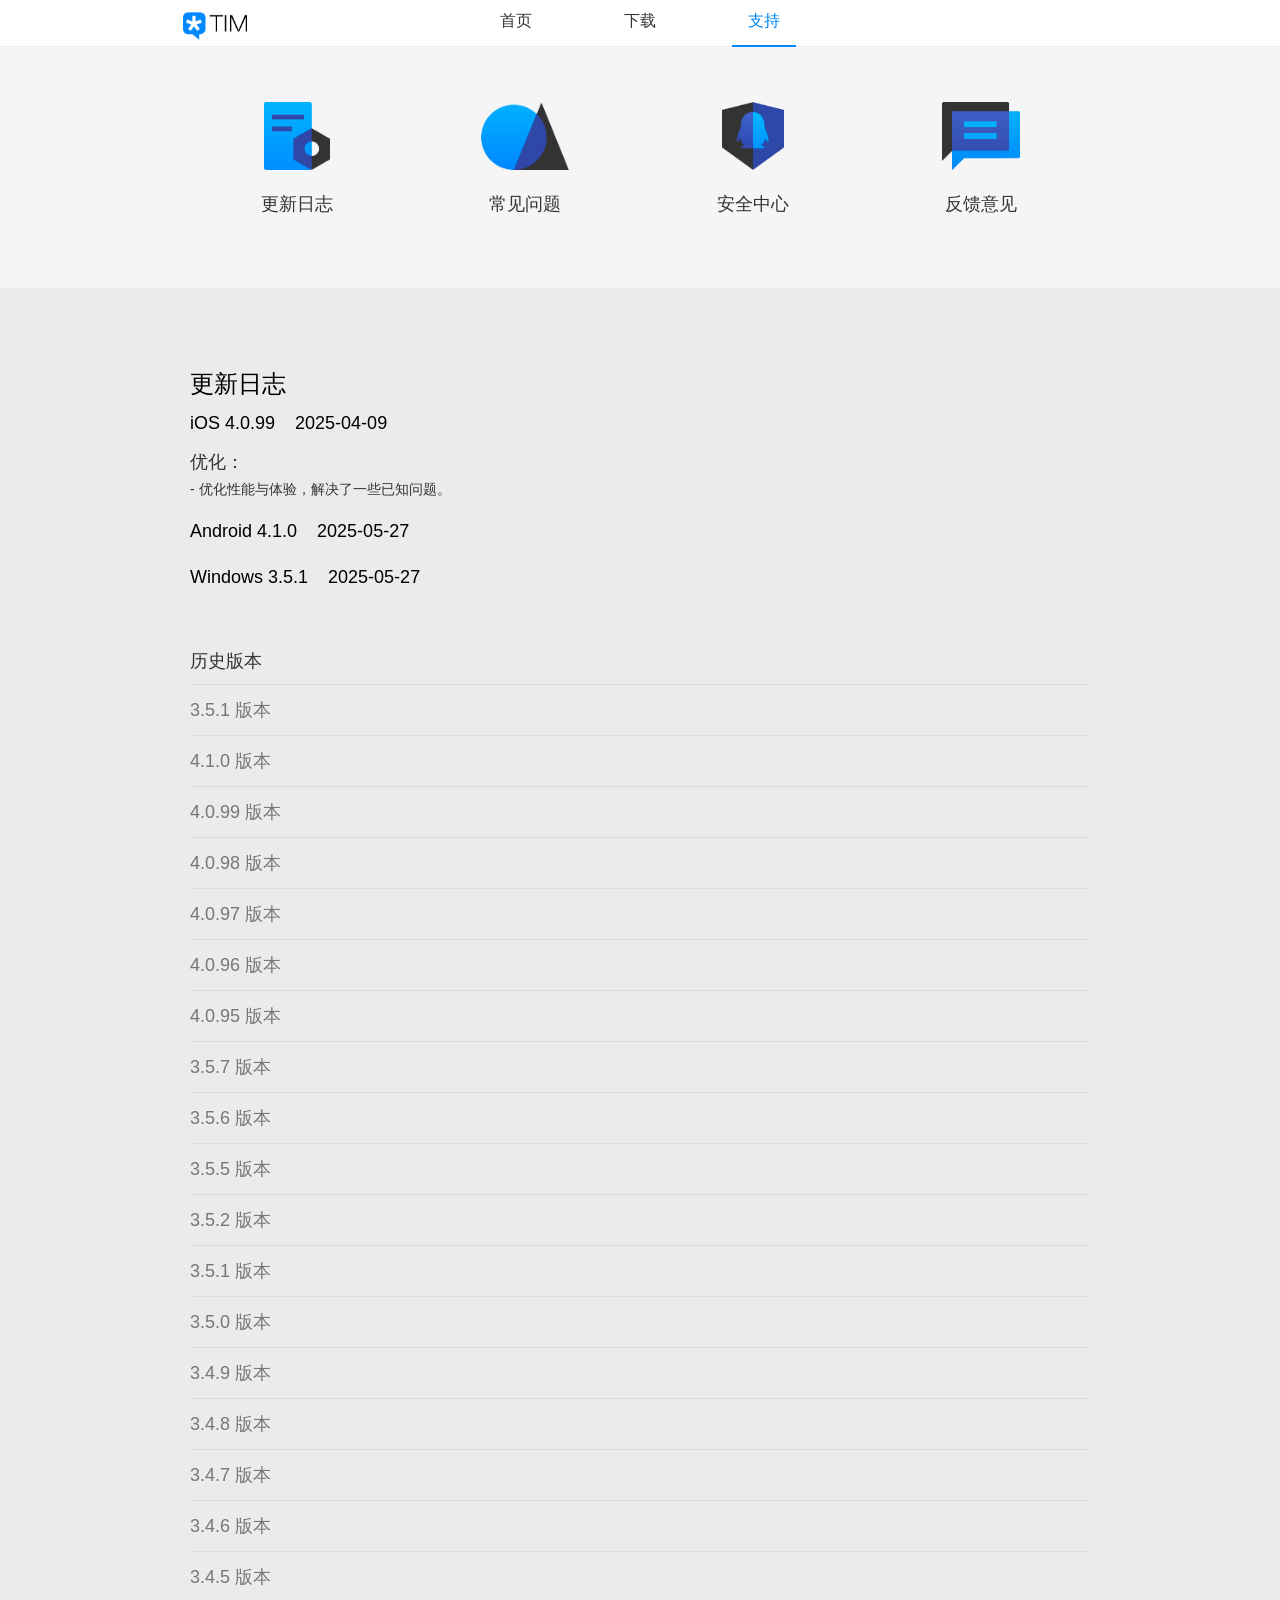
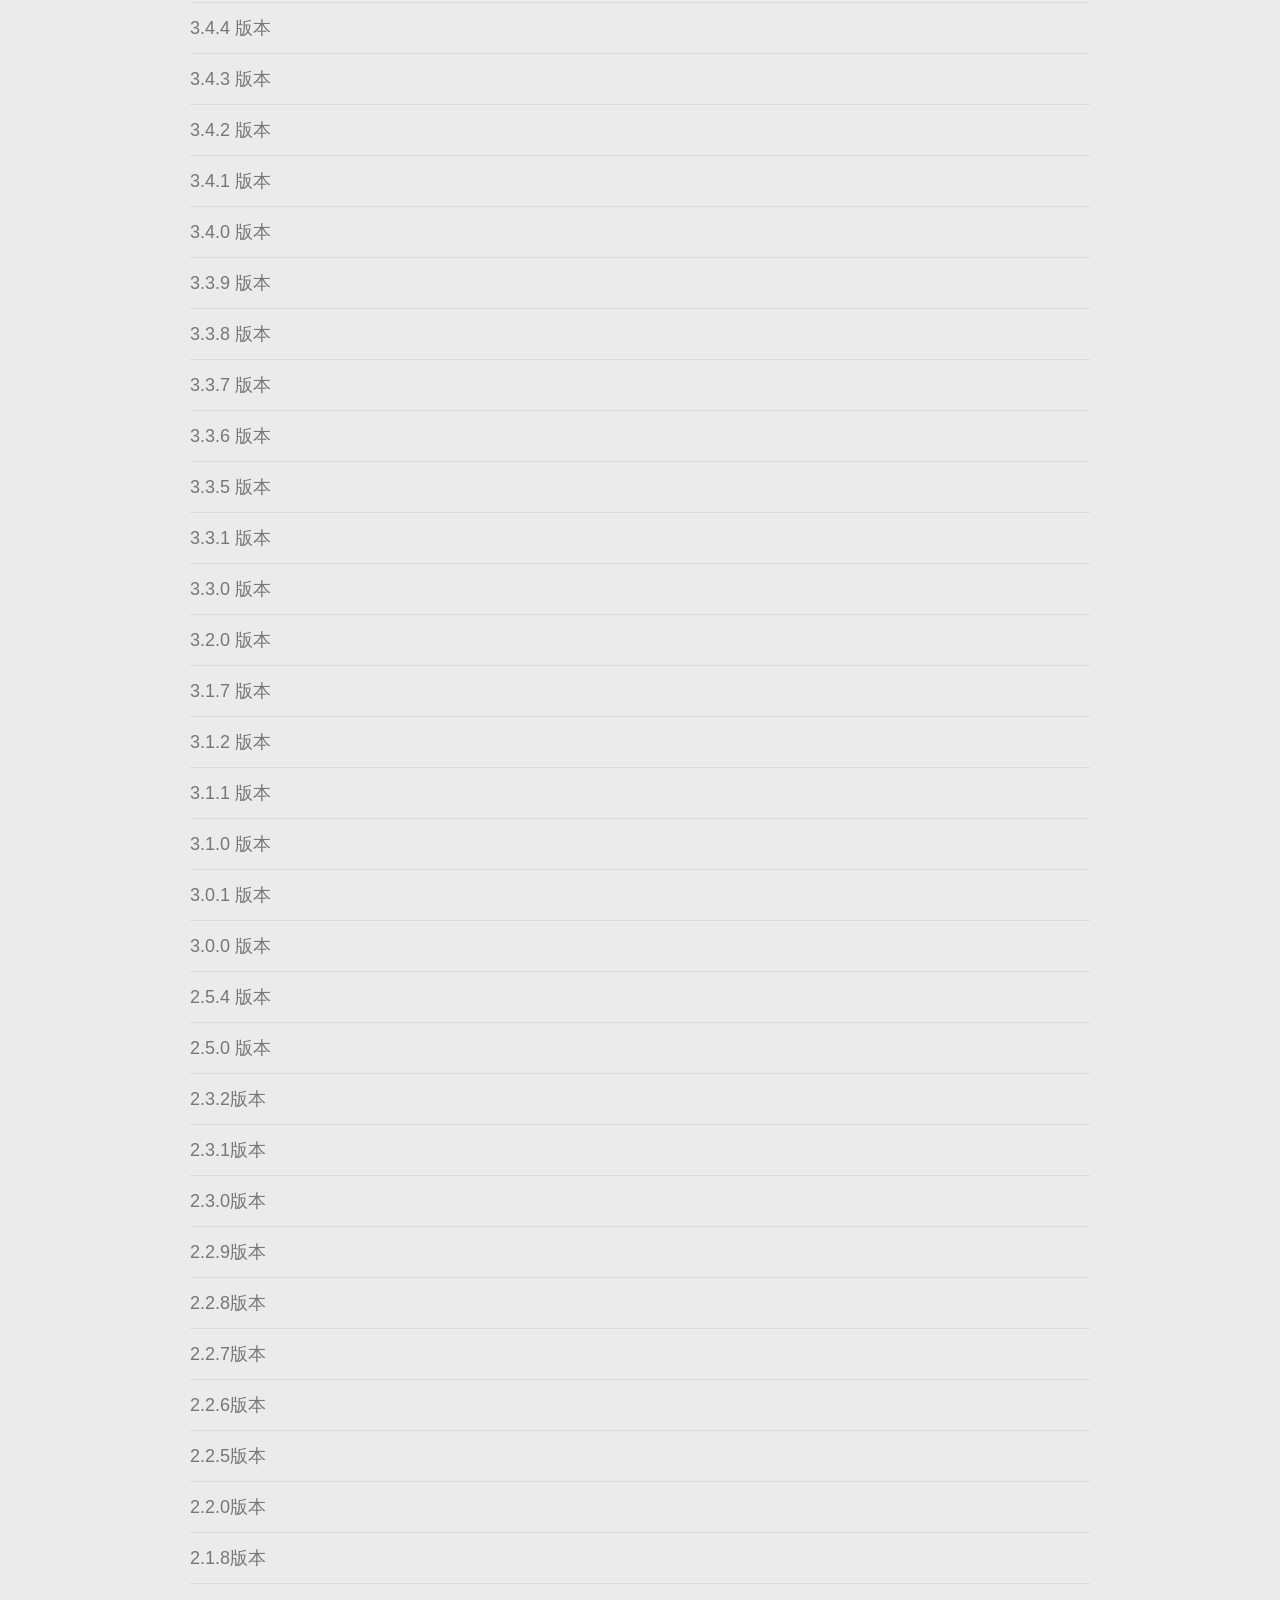
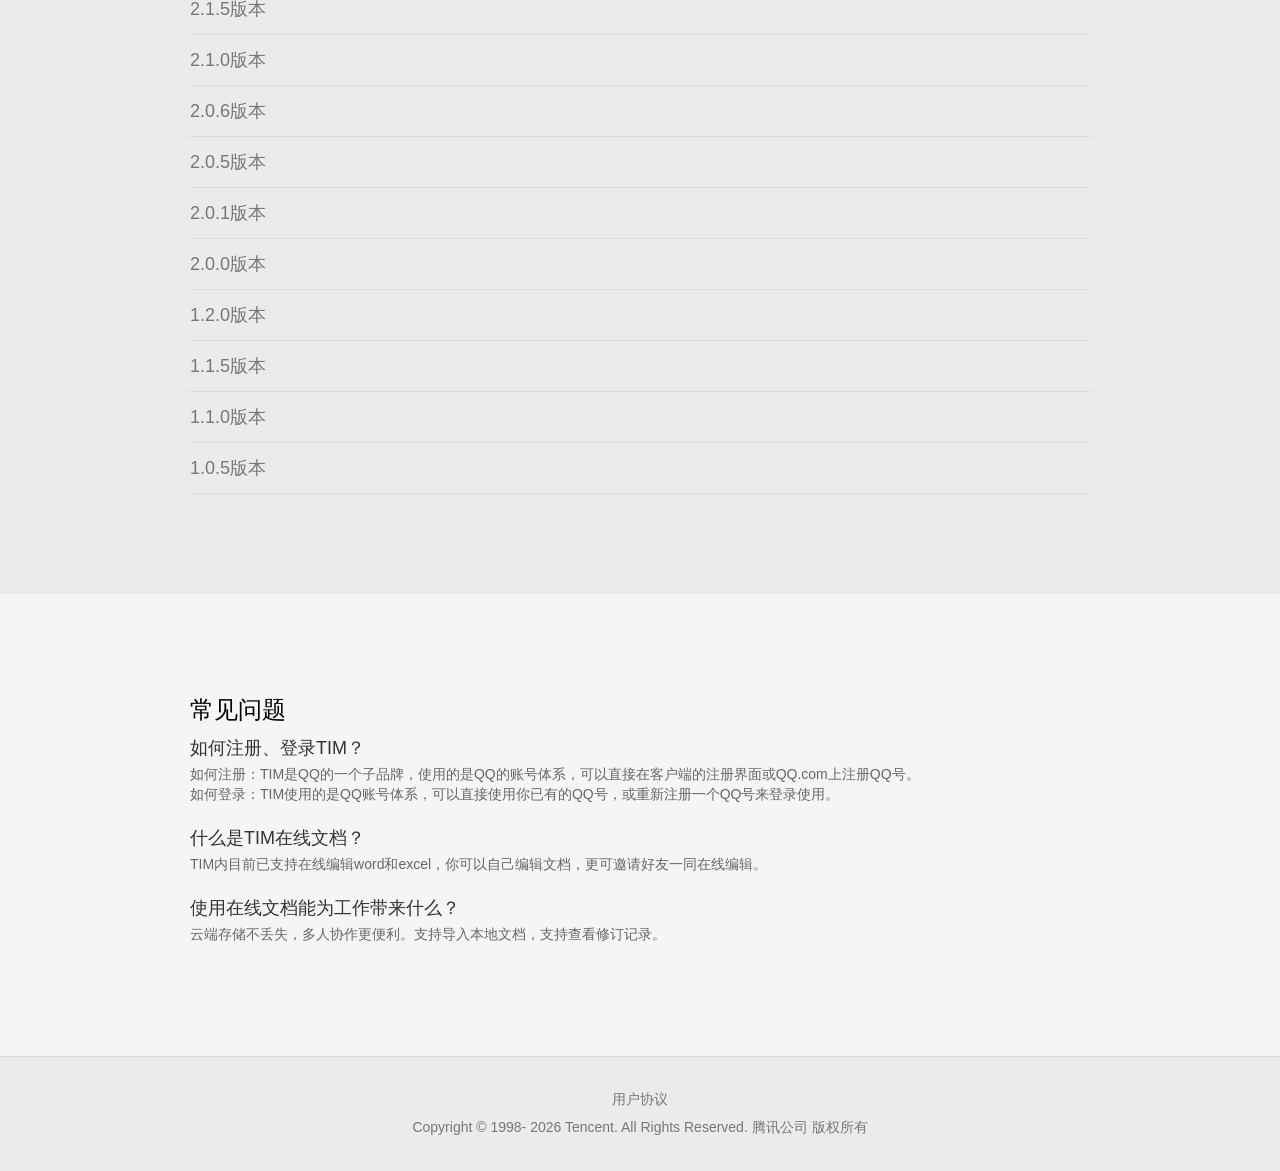
<file: support.html>
<!DOCTYPE html>
<html lang="zh">

<head>
  <meta charset="UTF-8">
  <meta name="viewport" content="width=device-width, initial-scale=1.0">
  <meta http-equiv="X-UA-Compatible" content="ie=edge">
  <meta itemprop="name" content="TIM-专注团队沟通协作">
  <meta name="keywords" content="TIM,tim,QQ,办公QQ,团队协作,云文件,在线文档,云盘,日程关系" />
  <meta name="description"
    content="TIM，QQ办公简洁版，是一款专注于团队办公协作的跨平台沟通工具。登录后，你的QQ好友都在，提供云文件、在线文档、邮件、日程、收藏等好用的办公功能，界面简洁清晰，QQ好友和消息无缝同步。" />
  <meta name="author" content="腾讯" />
  <meta name="robots" content="index,follow" />
  <meta name="google" content="index,follow" />
  <meta name="googlebot" content="index,follow" />
  <meta name="verify" content="index,follow" />
  <meta itemprop="name" content="TIM 办公QQ">
  <!--分享卡标题预埋meta-->
  <meta name="description" itemprop="description" content="支持云文件、在线文档、邮件收发、日程等办公功能；支持QQ号登录，与QQ消息无缝同步。" />
  <!--分享卡描述预埋meta-->
  <meta itemprop="image" content="//mma.qq.com/timtest/img/logo-tim.png" />
  <!--分享卡图片URL预埋meta-->
  <title>TIM-支持</title>
  <link rel="icon" type="image/png" sizes="32x32" href="./img/favicon-32x32.png">
  <link rel="icon" type="image/png" sizes="16x16" href="./img/favicon-16x16.png">
  <link rel="icon" href="./img/favicon.ico">
  <link rel="stylesheet" href="./css/public.css">
  <link rel="stylesheet" href="./css/support.css">
  <script>
    // 移动端跳转
    var OS = function () {
      var a = navigator.userAgent,
        b = /(?:Android)/.test(a),
        d = /(?:Firefox)/.test(a),
        e = /(?:Mobile)/.test(a),
        f = b && e,
        g = b && !f,
        c = /(?:iPad.*OS)/.test(a),
        h = !c && /(?:iPhone\sOS)/.test(a),
        k = c || g || /(?:PlayBook)/.test(a) || d && /(?:Tablet)/.test(a),
        a = !k && (b || h || /(?:(webOS|hpwOS)[\s\/]|BlackBerry.*Version\/|BB10.*Version\/|CriOS\/)/.test(a) || d && e);
      return {
        android: b,
        androidPad: g,
        androidPhone: f,
        ipad: c,
        iphone: h,
        tablet: k,
        phone: a
      }
    }();
    if (OS.phone || OS.ipad) {
      location.href = './mobile/index.html';
    }
  </script>
</head>

<body>
  <div class="header scrollTop">
    <div class="h-inner">
      <h1 class="logo">
        <a href="./index.html"></a>
      </h1>
      <div class="nav">
        <ul class="nav-ul">
          <li class="nav-item"><a href="./index.html">首页</a></li>
          <li class="nav-item"><a href="./download.html">下载</a></li>
          <!-- <li class="nav-item"><a href="">用户故事</a></li> -->
          <li class="nav-item"><a href="support.html" class="active">支持</a></li>
        </ul>
      </div>
    </div>
  </div>
  <div class="support-list clear">
    <div class="s-list-item">
      <a href="#logs" class="target-a">
        <div class="item1 hover-item"></div>
        <div class="s-desc">更新日志</div>
      </a>
    </div>
    <div class="s-list-item">
      <a href="#questions" class="target-a">
        <div class="item2 hover-item"></div>
        <div class="s-desc">常见问题</div>
      </a>
    </div>
    <div class="s-list-item">
      <a target="_blank" href="https://aq.qq.com/cn2/index" class="target-a">
        <div class="item3 hover-item"></div>
        <div class="s-desc">安全中心</div>
      </a>
    </div>
    <div class="s-list-item">
      <a href="https://support.qq.com/product/79335" target="_blank" class="target-a">
        <div class="item4 hover-item"></div>
        <div class="s-desc">反馈意见</div>
      </a>
    </div>
  </div>
  <div class="l-content" id="logs">
    <div class="update-log">更新日志</div>
    <div class="version-list">
      <div class="version-item newest">
        <div class="newfunc js-latest">
        </div>
      </div>
      <div class="history-version js-history">
        <div class="history-version-title">历史版本</div>
      </div>
      <div class="history-version-item">
        <div class="clickup">收起<span class="blue-up"></span></div>
        <div class="history-version-item-title">2.3.2版本<span class="arrow"></span></div>
        <div class="history-version-item-content">
          <div class="newfunc">

            <div class="newversion">PC版 2.3.2 <span class="update-time">2019-02-28</span></div>
            <div class="newfunc-title">优化：</div>
            <div class="newfunc-list">文件传输体验优化：</div>
            <div class="newfunc-list"> - 群聊文件传输成功率有效提升；</div>
            <div class="newfunc-list"> - 群文件在断网恢复后支持断点续传，无需从头开始；</div>
            <div class="newfunc-list">大幅降低内存占用，减少卡顿，运行更流畅。</div>
          </div>
        </div>
      </div>
      <div class="history-version-item">
        <div class="clickup">收起<span class="blue-up"></span></div>
        <div class="history-version-item-title">2.3.1版本<span class="arrow"></span></div>
        <div class="history-version-item-content">
          <div class="newfunc">

            <div class="newversion">Android版 2.3.1 <span class="update-time">2018-11-26</span></div>
            <div class="newfunc-title">优化：</div>
            <div class="newfunc-list">修复部分场景下的系统兼容问题，加强版本稳定性。</div>
            <br>
            <div class="newversion">PC版 2.3.1 <span class="update-time">2018-11-26</span></div>
            <div class="newfunc-title">优化：</div>
            <div class="newfunc-list">大幅降低内存占用，减少卡顿，运行更流畅。</div>
            <div class="newfunc-list">修复部分场景下的系统兼容问题，加强版本稳定性。</div>
          </div>
        </div>
      </div>
      <div class="history-version-item">
        <div class="clickup">收起<span class="blue-up"></span></div>
        <div class="history-version-item-title">2.3.0版本<span class="arrow"></span></div>
        <div class="history-version-item-content">
          <div class="newfunc">
            <div class="newversion">iOS版 2.3.0 <span class="update-time">2018-10-19</span></div>
            <div class="newfunc-title">优化：</div>
            <div class="newfunc-list">好友聊天及多人聊天场景下均支持创建日程，重要事件不错过。</div>
            <div class="newfunc-list">创建日程时，可邀请好友及群组中相关成员关注，日程管理更轻松。</div>
            <div class="newfunc-list">受邀者可选择是否接受日程邀请，自由把控日程安排，体验更佳。</div>
            <div class="newfunc-list">全面适配iOS12新特性，提升系统兼容性及稳定性。</div>
            <br>
            <div class="newversion">Android版 2.3.0 <span class="update-time">2018-10-17</span></div>
            <div class="newfunc-title">优化：</div>
            <div class="newfunc-list">好友聊天及多人聊天场景下均支持创建日程，重要事件不错过。</div>
            <div class="newfunc-list">创建日程时，可邀请好友及群组中相关成员关注，日程管理更轻松。</div>
            <div class="newfunc-list">受邀者可选择是否接受日程邀请，自由把控日程安排，体验更佳。</div>
            <br>
            <div class="newversion">PC版 2.3.0 <span class="update-time">2018-10-18</span></div>
            <div class="newfunc-title">优化：</div>
            <div class="newfunc-list">与好友聊天时可创建日程，支持设置弹窗提醒，重要事件不错过。</div>
            <div class="newfunc-list">群主及管理员可创建日程，并邀请群组中相关成员关注，日程管理更轻松。</div>
            <div class="newfunc-list">受邀者可选择是否接受日程邀请，自由把控日程安排，体验更佳。</div>
          </div>
        </div>
      </div>
      <div class="history-version-item">
        <div class="clickup">收起<span class="blue-up"></span></div>
        <div class="history-version-item-title">2.2.9版本<span class="arrow"></span></div>
        <div class="history-version-item-content">
          <div class="newfunc">
            <div class="newversion">Android版 2.2.9 <span class="update-time">2018-09-11</span></div>
            <div class="newfunc-title">新功能：</div>
            <div class="newfunc-list">可在消息中通过“腾讯文档助手”接收/关闭文档权限通知，轻松管理文档权限。</div>
          </div>
        </div>
      </div>
      <div class="history-version-item">
        <div class="clickup">收起<span class="blue-up"></span></div>
        <div class="history-version-item-title">2.2.8版本<span class="arrow"></span></div>
        <div class="history-version-item-content">
          <div class="newfunc">
            <div class="newversion">iOS版 2.2.8 <span class="update-time">2018-08-31</span></div>
            <div class="newfunc-title">新功能：</div>
            <div class="newfunc-list">可在消息中通过“腾讯文档助手”接收/关闭文档权限通知，轻松管理文档权限。</div>
            <br>
            <div class="newversion">Android版 2.2.8 <span class="update-time">2018-09-05</span></div>
            <div class="newfunc-title">优化：</div>
            <div class="newfunc-list">修复部分场景下的机型兼容问题，加强版本稳定性。</div>
            <br>
            <div class="newversion">PC版 2.2.8 <span class="update-time">2018-09-04</span></div>
            <div class="newfunc-title">新功能：</div>
            <div class="newfunc-list">可在消息中通过“腾讯文档助手”接收/关闭文档权限通知，轻松管理文档权限。</div>
          </div>
        </div>
      </div>
      <div class="history-version-item">
        <div class="clickup">收起<span class="blue-up"></span></div>
        <div class="history-version-item-title">2.2.7版本<span class="arrow"></span></div>
        <div class="history-version-item-content">
          <div class="newfunc">
            <div class="newversion">手机版 2.2.7 <span class="update-time">2018-08-02</span></div>
            <div class="newfunc-title">优化：</div>
            <div class="newfunc-list">修复部分场景下的系统兼容问题，加强版本稳定性。</div>
          </div>
          <div class="newfunc">
            <div class="newversion">PC版 2.2.7 <span class="update-time">2018-08-06</span></div>
            <div class="newfunc-title">优化：</div>
            <div class="newfunc-list">修复部分场景下的系统兼容问题，加强版本稳定性。</div>
          </div>
        </div>
      </div>
      <div class="history-version-item">
        <div class="clickup">收起<span class="blue-up"></span></div>
        <div class="history-version-item-title">2.2.6版本<span class="arrow"></span></div>
        <div class="history-version-item-content">
          <div class="newfunc">
            <div class="newversion">手机版 2.2.6 <span class="update-time">2018-07-18</span></div>
            <div class="newfunc-title">新功能：</div>
            <div class="newfunc-list">创建者分享腾讯文档时，可快速更改文档权限，操作更简便。</div>
          </div>
          <div class="newfunc">
            <div class="newversion">PC版 2.2.6 <span class="update-time">2018-07-18</span></div>
            <div class="newfunc-title">新功能：</div>
            <div class="newfunc-list">增强系统稳定性，提升聊天时的使用体验。</div>
          </div>
        </div>
      </div>
      <div class="history-version-item">
        <div class="clickup">收起<span class="blue-up"></span></div>
        <div class="history-version-item-title">2.2.5版本<span class="arrow"></span></div>
        <div class="history-version-item-content">
          <div class="newfunc">
            <div class="newversion">Android版本 2.2.5 <span class="update-time">2018-06-15</span></div>
            <div class="newfunc-title">新功能：</div>
            <div class="newfunc-list">长按聊天文本消息可进行英译中，查询单词或长句无需求助翻译软件。</div>
            <div class="newfunc-list">聊天时支持长按选择聊天文本、图片和文件，转为邮件发送。</div>
            <div class="newfunc-list">聊天消息可逐条或合并转发，批量发送更轻松。</div>
            <div class="newfunc-list">群聊文件传输速度明显提升，文件传送更省时，办公更高效。</div>
          </div>
          <br>
          <br>
          <div class="newfunc">
            <div class="newversion">iOS版本 2.2.5 <span class="update-time">2018-06-14</span></div>
            <div class="newfunc-title">新功能：</div>
            <div class="newfunc-list">长按聊天文本消息可进行英译中，查询单词或长句无需求助翻译软件。</div>
            <div class="newfunc-list">聊天消息可逐条或合并转发，批量发送更轻松。</div>
            <div class="newfunc-list">群聊文件传输速度明显提升，文件传送更省时，办公更高效。</div>
          </div>
          <br>
          <br>
          <div class="newfunc">
            <div class="newversion">PC版 2.2.5 <span class="update-time">2018-06-14</span></div>
            <div class="newfunc-title">新功能：</div>
            <div class="newfunc-list">群聊文件支持拖拽上传及下载，文件操作更便捷。</div>
            <div class="newfunc-list">腾讯文档链接支持展示标题及文档类型，文档信息快速了解。</div>
            <div class="newfunc-list">发送和下载的群文件，可转存至云文件，云端存储方便查看。</div>
            <div class="newfunc-list">支持撤回本人发出的群文件消息，再也不怕发错文件。</div>
            <div class="newfunc-list">群主和管理员可撤回群成员发送的文件消息，群组管理更方便。</div>
          </div>
        </div>
      </div>
      <div class="history-version-item">
        <div class="clickup">收起<span class="blue-up"></span></div>
        <div class="history-version-item-title">2.2.0版本<span class="arrow"></span></div>
        <div class="history-version-item-content">
          <div class="newfunc">
            <div class="newversion">手机版 2.2.0 <span class="update-time">2018-05-07</span></div>
            <div class="newfunc-title">新功能：</div>
            <div class="newfunc-list">创建待办事项，设置定时提醒，变身时间管理小能手。</div>
            <div class="newfunc-list">长按聊天时的重要文字消息，可一键添加为待办，快捷操作更高效。</div>
            <div class="newfunc-list">“扫一扫”功能更强大，支持扫描提取图片、名片及文档中的文字信息。</div>
            <div class="newfunc-list">支持对提取出的文字内容进行编辑、搜索、翻译等，信息处理更轻松。</div>
          </div>
          <br>
          <br>
          <div class="newversion">PC版 2.2.0 <span class="update-time">2018-05-02</span></div>
          <div class="newfunc">
            <div class="newfunc-title">新功能：</div>
            <div class="newfunc-list">创建待办事项，设置定时提醒，变身时间管理小能手。</div>
            <div class="newfunc-list">聊天消息支持右键添加到待办，高效管理重要事项。</div>
          </div>
        </div>
      </div>
      <div class="history-version-item">
        <div class="clickup">收起<span class="blue-up"></span></div>
        <div class="history-version-item-title">2.1.8版本<span class="arrow"></span></div>
        <div class="history-version-item-content">
          <div class="newfunc">
            <div class="newversion">手机版 2.1.8 <span class="update-time">2018-04-12</span></div>
            <div class="newfunc-title">新功能：</div>
            <div class="newfunc-list">TIM在线文档支持生成副本。</div>
            <div class="newfunc-title">优化：</div>
            <div class="newfunc-list">提升版本稳定性，修复部分场景下的系统兼容性问题。</div>
          </div>
          <br>
          <br>
          <div class="newversion">PC版 2.1.8 <span class="update-time">2018-04-09</span></div>
          <div class="newfunc">
            <div class="newfunc-title">优化：</div>
            <div class="newfunc-list">提升版本稳定性，修复部分场景下的系统兼容性问题。</div>
          </div>
        </div>
      </div>
      <div class="history-version-item">
        <div class="clickup">收起<span class="blue-up"></span></div>
        <div class="history-version-item-title">2.1.5版本<span class="arrow"></span></div>
        <div class="history-version-item-content">
          <div class="newfunc">
            <div class="newversion">PC版 2.1.5 <span class="update-time">2018-02-07</span></div>
            <div class="newfunc-title">新功能：</div>
            <div class="newfunc-list">云文件支持保存图片、视频，多种文件类型随时查看及管理；</div>
            <div class="newfunc-list">云文件新增分类导航栏，可按最近浏览、本机文件等分类快速查找文件；</div>
            <div class="newfunc-list">在线文档支持会议纪要、日报、项目管理信息表等Word/Excel模版，办公编辑更高效；</div>
            <div class="newfunc-list">支持聊天记录免费漫游1年，聊天消息多端存储不再丢失；</div>
            <div class="newfunc-list">群主、管理员可撤回群成员发送的恶意消息，不良信息更易管控。</div>
          </div>
          <br>
          <br>
          <div class="newversion">手机版 2.1.5 <span class="update-time">2018-02-02</span></div>
          <div class="newfunc">
            <div class="newfunc-title">新功能：</div>
            <div class="newfunc-list">云文件新增分类导航栏，可按最近浏览、本机文件等分类快速查找文件；</div>
            <div class="newfunc-list">在线文档支持会议纪要、日报、项目管理信息表等Word/Excel模版，办公编辑更高效；</div>
            <div class="newfunc-list">支持聊天记录免费漫游1年，聊天消息多端存储不再丢失；</div>
            <div class="newfunc-list">群主、管理员可撤回群成员发送的恶意消息，不良信息更易管控。</div>
          </div>
        </div>
      </div>
      <div class="history-version-item">
        <div class="clickup">收起<span class="blue-up"></span></div>
        <div class="history-version-item-title">2.1.0版本<span class="arrow"></span></div>
        <div class="history-version-item-content">
          <div class="newfunc">
            <div class="newversion">手机版 2.1.0 <span class="update-time">2018-01-05</span></div>
            <div class="newfunc-title">新功能：</div>
            <div class="newfunc-list">聊天发送的消息文字较多时，可进入文本编辑模式，支持换行编辑；</div>
            <div class="newfunc-list">长按聊天时收发的图片，可识别图中文字，并支持收藏、搜索、翻译；</div>
            <div class="newfunc-list">云文件支持接入WPS云盘，可选择云盘内的文件进行浏览、下载及发送给好友。</div>
          </div>
          <div class="optimization">
            <div class="newfunc-title">优化：</div>
            <div class="newfunc-list">顶部搜索栏支持搜索聊天记录；</div>
            <div class="newfunc-list">图片和视频查看体验优化。</div>
          </div>
          <br>
          <div class="newversion">PC版 2.1.0 <span class="update-time">2017-12-21</span></div>
          <div class="newfunc">
            <div class="newfunc-title">新功能：</div>
            <div class="newfunc-list">云文件支持拖拽操作，拖动文件可上传及下载。</div>
          </div>
          <div class="optimization">
            <div class="newfunc-title">优化：</div>
            <div class="newfunc-list">顶部搜索栏支持搜索聊天记录；</div>
            <div class="newfunc-list">图片和视频查看体验优化。</div>
          </div>
        </div>
      </div>
      <div class="history-version-item">
        <div class="clickup">收起<span class="blue-up"></span></div>
        <div class="history-version-item-title">2.0.6版本<span class="arrow"></span></div>
        <div class="history-version-item-content">
          <div class="newfunc">
            <div class="newversion">iPhone 2.0.6 <span class="update-time">2017-12-7</span></div>
            <div class="newfunc-title">新功能：</div>
            <div class="newfunc-list">收发的Word/Excel文件可在手机上编辑，自动生成在线文档，分享发送更便捷。</div>
          </div>
          <div class="optimization">
            <div class="newfunc-title">优化：</div>
            <div class="newfunc-list">提升版本稳定性，修复部分场景下的系统兼容问题。</div>
          </div>
        </div>
      </div>
      <div class="history-version-item">
        <div class="clickup">收起<span class="blue-up"></span></div>
        <div class="history-version-item-title">2.0.5版本<span class="arrow"></span></div>
        <div class="history-version-item-content">
          <div class="newfunc">
            <div class="newversion">iPhone 2.0.5 <span class="update-time">2017-11-09</span></div>
          </div>
          <div class="optimization">
            <div class="newfunc-title">优化：</div>
            <div class="newfunc-list">在线文档支持批量删除，文件管理更便捷；</div>
            <div class="newfunc-list">支持清理本机已下载的文件，轻松管理手机空间；</div>
            <div class="newfunc-list">视觉界面优化，提升iPhone X的使用体验；</div>
            <div class="newfunc-list">适配iOS11系统，增强性能稳定性。</div>
          </div>
          <div class="newfunc">
            <div class="newversion">Android 2.0.5 <span class="update-time">2017-12-07</span></div>
            <div class="newfunc-title">新功能：</div>
            <div class="newfunc-list">可授权登录QQ邮箱，已发邮件查看、通讯录管理等功能一手掌握；</div>
            <div class="newfunc-list">可绑定企业邮箱，快捷查找联系人，收发工作邮件更方便；</div>
            <div class="newfunc-list">收发的Word/Excel文件可在手机上编辑，自动生成在线文档，分享发送更便捷。</div>
          </div>
          <div class="optimization">
            <div class="newfunc-title">优化：</div>
            <div class="newfunc-list">可批量删除在线文档，清理无用文件；</div>
            <div class="newfunc-list">支持清理本机已下载的文件，释放手机空间。</div>
          </div>
        </div>
      </div>
      <div class="history-version-item">
        <div class="clickup">收起<span class="blue-up"></span></div>
        <div class="history-version-item-title">2.0.1版本<span class="arrow"></span></div>
        <div class="history-version-item-content">
          <div class="newfunc">
            <div class="newversion">手机版 2.0.1 <span class="update-time">2017-10-31</span></div>
            <div class="newfunc-title">新功能：</div>
            <div class="newfunc-list">免费10G云盘空间，存储内容多端实时同步，文件管理更便捷；</div>
            <div class="newfunc-list">聊天时收发的文件可转存为云文件，重要文件长期存储，随时查看；</div>
            <div class="newfunc-list">聊天时可选择云文件内容直接发送，快捷高效；</div>
            <div class="newfunc-list">支持创建文件夹，可在文件夹中上传本地文件以及第三方云盘文件；</div>
            <div class="newfunc-list">在线文档迁移至云文件内，可对文件进行增、删、改等操作，管理更轻松；</div>
            <div class="newfunc-list">支持显示当前账号在电脑端的登录状态，可快速传文件到电脑，并查看电脑上的文件；</div>
            <div class="newfunc-list">支持面对面快传文件，免流量传输更方便。</div>
          </div>
          <div class="optimization">
            <div class="newfunc-title">优化：</div>
            <div class="newfunc-list">消息列表界面右滑可进入联系人界面，操作更方便；</div>
            <div class="newfunc-list">云文件新增“本机文件”入口，本地文件轻松上传；</div>
            <div class="newfunc-list">云文件新增“微云”入口，云盘文件实时同步。</div>
          </div>
        </div>
      </div>
      <div class="history-version-item">
        <div class="clickup">收起<span class="blue-up"></span></div>
        <div class="history-version-item-title">2.0.0版本<span class="arrow"></span></div>
        <div class="history-version-item-content">
          <div class="newfunc">
            <div class="newversion">PC版 2.0.0 <span class="update-time">2017-10-26</span></div>
            <div class="newfunc-title">新功能：</div>
            <div class="newfunc-list">在线文档迁移至云文件内，可对文件进行增、删、改等操作，管理更轻松；</div>
            <div class="newfunc-list">聊天时收发的文件可转存为云文件，重要文件长期存储，随时查看；</div>
            <div class="newfunc-list">享受100G超大空间，随时保存文件并查看；</div>
            <div class="newfunc-list">支持聊天记录漫游2年，聊天消息多端存储不再丢失；</div>
            <div class="newfunc-list">新增福利中心，美食、出行福利多多，等你来领；</div>
            <div class="newfunc-list">免费10G云盘空间，存储内容多端实时同步，文件管理更便捷。</div>
          </div>
          <div class="optimization">
            <div class="newfunc-title">优化：</div>
            <div class="newfunc-list">降低内存占用，优化性能体验。</div>
          </div>
        </div>

        <div class="history-version-item-content">
          <div class="newfunc">
            <div class="newversion">手机版 2.0.0 <span class="update-time">2017-10-14</span></div>
            <div class="newfunc-title">新功能：</div>
            <div class="newfunc-list">免费10G云盘空间，存储内容多端实时同步，文件管理更便捷；</div>
            <div class="newfunc-list">聊天时收发的文件可转存为云文件，重要文件长期存储，随时查看；</div>
            <div class="newfunc-list">聊天时可选择云文件内容直接发送，快捷高效；</div>
            <div class="newfunc-list">支持创建文件夹，可在文件夹中上传本地文件以及第三方云盘文件；</div>

            <div class="newfunc-list">支持显示当前账号在电脑端的登录状态，可快速传文件到电脑，并查看电脑上的文件；</div>
            <div class="newfunc-list">支持面对面快传文件，免流量传输更方便；</div>
            <div class="newfunc-list">新增福利中心，美食、出行福利多多，等你来领；</div>
            <div class="newfunc-list">在线文档迁移至云文件内，可对文件进行增、删、改等操作，管理更轻松。</div>
          </div>
          <div class="optimization">
            <div class="newfunc-title">优化：</div>
            <div class="newfunc-list">消息漫游优化，提供超长消息漫游能力；</div>
            <div class="newfunc-list">全新视觉风格，内容展现更清晰。</div>
          </div>
        </div>
      </div>
      <div class="history-version-item">
        <div class="clickup">收起<span class="blue-up"></span></div>
        <div class="history-version-item-title">1.2.0版本<span class="arrow"></span></div>
        <div class="history-version-item-content">
          <div class="newfunc">
            <div class="newversion">PC版 1.2.0 <span class="update-time">2017-08-17</span></div>
            <div class="newfunc-title">新功能：</div>
            <div class="newfunc-list">会话面板可自由调整宽度，简洁界面，办公更高效；</div>
            <div class="newfunc-list">日程新增周视图，一周工作轻松一览；</div>
            <div class="newfunc-list">加好友及加群界面精简，便捷操作，轻松添加；</div>
            <div class="newfunc-list">多终端同步，收到的@消息在手机端已读时，PC端不再重复提醒；</div>
            <div class="newfunc-list">降低内存占用，优化性能体验。</div>
          </div>
          <div class="optimization">
            <div class="newfunc-title">优化：</div>
            <div class="newfunc-list">降低内存占用，优化性能体验。</div>
          </div>
        </div>
        <div class="history-version-item-content">
          <div class="newfunc">
            <div class="newversion">手机版 1.2.0 <span class="update-time">2017-08-16</span></div>
            <div class="newfunc-title">新功能：</div>
            <div class="newfunc-list">新增名片夹功能，可扫描纸质名片生成电子版直接保存；</div>
            <div class="newfunc-list">可将聊天时收发的Word、Excel文件转为在线文档，多人实时协作共同编辑；</div>
            <div class="newfunc-list">邮箱功能升级，可代收多个QQ邮箱账号的邮件；</div>
            <div class="newfunc-list">QQ群支持新建和分享日程，与群友一同关注重要事项；</div>
            <div class="newfunc-list">日程可显示农历日期，方便查看传统节日等重要日期。</div>
          </div>
          <div class="optimization">
            <div class="newfunc-title">优化：</div>
            <div class="newfunc-list">日程提醒可提前1天或2天，重要事项提前关注；</div>
            <div class="newfunc-list">日程功能支持缓存和增量更新，省时省流量。</div>
          </div>
        </div>

      </div>
      <div class="history-version-item">
        <div class="clickup">收起<span class="blue-up"></span></div>
        <div class="history-version-item-title">1.1.5版本<span class="arrow"></span></div>
        <div class="history-version-item-content">
          <div class="newfunc">
            <div class="newversion">PC 1.1.5 <span class="update-time">2017-06-09</span></div>
            <div class="newfunc-title">新功能：</div>
            <div class="newfunc-list">资料卡增加空间入口；</div>
            <div class="newfunc-list">资料卡可设置备注信息、查看之前在QQ备注的信息；</div>
            <div class="newfunc-list">日程：支持设置重复日程，比如每周例会、每天晨会、每周给父母打电话之类场景；</div>
            <div class="newfunc-list">日程显示农历。</div>
          </div>
          <div class="optimization">
            <div class="newfunc-title">优化：</div>
            <div class="newfunc-list">首次使用TIM用户，会将你设置了不提醒的群默认收到不常用群聊（避免过多的群消息干扰）；</div>
            <div class="newfunc-list">首次使用TIM用户，消息列表只提取新消息，点击“查看历史”才显示历史消息；</div>
            <div class="newfunc-list">消息列表增加右键：关闭全部会话，一键清空左侧消息列表（处女座有救了）；</div>
            <div class="newfunc-list">解决了偶现的PC和手机消息不同步问题；</div>
            <div class="newfunc-list">卡顿和内存继续优化；</div>
            <div class="newfunc-list">更醒目的新邮件提示；</div>
            <div class="newfunc-list">搜索框的视觉改造；</div>
            <div class="newfunc-list">修复bug若干。</div>
          </div>
        </div>
        <div class="history-version-item-content">
          <div class="newfunc">
            <div class="newversion">手机版 1.1.5 <span class="update-time">2017-06-02</span></div>
            <div class="newfunc-title">新功能：</div>
            <div class="newfunc-list">在聊天界面点击日程时，可以新建日程和分享我的日程；</div>
            <div class="newfunc-list">日程界面支持周视图展示；</div>
            <div class="newfunc-list">新建日程时，可以设置日程重复提醒（例如：每天、每周、每月）；</div>
            <div class="newfunc-list">支持免费升级高级账户，可获得100G个人办公云盘空间，2年超长消息漫游。</div>
          </div>
          <div class="optimization">

            <div class="newfunc-title">优化：</div>
            <div class="newfunc-list">将联系人中的“我的设备”提到好友分组最前面；</div>
            <div class="newfunc-list">优化了邮件功能的部分细节体验；</div>
            <div class="newfunc-list">精简代码，缩减安装包大小；</div>
            <div class="newfunc-list">屏蔽了送礼物等功能和动画；</div>
            <div class="newfunc-list">修复bug若干。</div>
          </div>
        </div>

      </div>
      <div class="history-version-item">
        <div class="clickup">收起<span class="blue-up"></span></div>
        <div class="history-version-item-title">1.1.0版本<span class="arrow"></span></div>
        <div class="history-version-item-content">
          <div class="newfunc">
            <div class="newversion">PC版 1.1.0 <span class="update-time">2017-05-11</span></div>
            <div class="newfunc-title">新功能：</div>
            <div class="newfunc-list">可查看月日历，包括节假日和休假安排；</div>
            <div class="newfunc-list">可安排个人日程，发送会议或活动邀请给他人；</div>
            <div class="newfunc-list">日程提醒，不错过重要事件；</div>
            <div class="newfunc-list">在聊天窗口中能智能分析，提示新建日程；</div>
            <div class="newfunc-list">在线文档支持权限管理，可设置特定成员的可读、可编辑权限；</div>
            <div class="newfunc-list">可导入Word和Excel文件到在线文档；</div>
            <div class="newfunc-list">支持历史记录回滚。</div>
          </div>
          <div class="optimization">
            <div class="newfunc-title">优化：</div>
            <div class="newfunc-list">聊天窗口：群组右侧栏关闭后默认显示小箭头，方便再次展开右侧栏；</div>
            <div class="newfunc-list">讨论组右侧hover出mini资料卡；</div>
            <div class="newfunc-list">初次打开不常用群聊可批量设置，以解决群太多要一个个设置的麻烦；</div>
            <div class="newfunc-list">屏蔽和TIM无关的一些tips，比如手机连接等；</div>
            <div class="newfunc-list">反馈入口在设置的第一级，方便用户反馈问题；</div>
            <div class="newfunc-list">快捷键补充：ESC可隐藏大面板，Alt+C可连续关闭会话；</div>
            <div class="newfunc-list">性能优化，减少卡顿；</div>
            <div class="newfunc-list">修复若干bugs。</div>
          </div>
        </div>
        <div class="history-version-item-content">
          <div class="newfunc">
            <div class="newversion">手机版 1.1.0 <span class="update-time">2017-05-02</span></div>
            <div class="newfunc-title">新功能：</div>
            <div class="newfunc-list">重新设计的注册、登录界面，体验更好；</div>
            <div class="newfunc-list">聊天界面支持快速搜索聊天记录、文件和成员；</div>
            <div class="newfunc-list">在线文档现在支持权限管理；</div>
            <div class="newfunc-list">在聊天界面可以给好友发送在线文档；</div>
            <div class="newfunc-list">日程功能支持月视图，支持显示系统日程，还能查看节假日信息；</div>
            <div class="newfunc-list">智能识别消息内容，一键创建日程。</div>
          </div>
          <div class="optimization">
            <div class="newfunc-title">优化：</div>
            <div class="newfunc-list">聊天界面的拍照和短视频合并，长按拍照就可以录短视频；</div>
            <div class="newfunc-list">全局搜索可以清除搜索历史；</div>
            <div class="newfunc-list">优化了消息列表界面细节，更简约；</div>
            <div class="newfunc-list">优化了在线文档的大量编辑体验；</div>
            <div class="newfunc-list">优化了Logo的细节；</div>
            <div class="newfunc-list">提高稳定性并修复bug若干。</div>
          </div>
        </div>

      </div>
      <div class="history-version-item">
        <div class="clickup">收起<span class="blue-up"></span></div>
        <div class="history-version-item-title">1.0.5版本<span class="arrow"></span></div>
        <div class="history-version-item-content">
          <div class="newfunc">
            <div class="newversion">PC版 1.0.5 <span class="update-time">2017-03-10</span></div>
            <div class="newfunc-title">新功能：</div>
          </div>
          <div class="optimization">
            <div class="newfunc-title">优化：</div>
            <div class="newfunc-list">安装包缩小，删减了12个不必要模块；</div>
            <div class="newfunc-list">性能优化：登录速度、打开消息、切换消息速度加快；</div>
            <div class="newfunc-list">消息列表左侧可拖动，解决部分用户觉得左侧信息偏少的问题；</div>
            <div class="newfunc-list">群设置改为菜单模式，增加常用快捷入口；</div>
            <div class="newfunc-list">资料卡优化，可以清晰看到操作按钮；</div>
            <div class="newfunc-list">去除遗漏的边角广告；</div>
            <div class="newfunc-list">修复bug若干。</div>
          </div>
        </div>
        <div class="history-version-item-content">
          <div class="newfunc">
            <div class="newversion">手机版 1.0.5 <span class="update-time">2017-03-10</span></div>
            <div class="newfunc-title">新功能：</div>
            <div class="newfunc-list">增加36个常用新表情；</div>
            <div class="newfunc-list">邮件可以分邮箱进行管理；</div>
            <div class="newfunc-list">邮件支持搜索、附件本地打开等体验优化。</div>
          </div>
          <div class="optimization">
            <div class="newfunc-title">优化：</div>
            <div class="newfunc-list">优化一级界面内容滚动时的体验，顶部栏可以缩短高度；</div>
            <div class="newfunc-list">优化一二级界面切换时的细节，过渡更平滑；</div>
            <div class="newfunc-list">大幅降低闪退几率，提高稳定性；</div>
            <div class="newfunc-list">优化联系人界面、资料卡上的细节体验；</div>
            <div class="newfunc-list">邮箱界面中没有邮件时做了体验更好的引导；</div>
            <div class="newfunc-list">修复bug若干。</div>
          </div>
        </div>

      </div>
    </div>
  </div>
  <div class="questions" id="questions">
    <!-- <div class="ques-icon"></div>
        <div class="ques-text">常见问题</div> -->
    <div class="dayly-ques">常见问题</div>
    <div class="ques-list">
      <div class="ques-item-title">如何注册、登录TIM？</div>
      <div class="ques-item-content">如何注册：TIM是QQ的一个子品牌，使用的是QQ的账号体系，可以直接在客户端的注册界面或QQ.com上注册QQ号。
        <br>如何登录：TIM使用的是QQ账号体系，可以直接使用你已有的QQ号，或重新注册一个QQ号来登录使用。
      </div>
    </div>
    <div class="ques-list">
      <div class="ques-item-title">什么是TIM在线文档？</div>
      <div class="ques-item-content">TIM内目前已支持在线编辑word和excel，你可以自己编辑文档，更可邀请好友一同在线编辑。</div>
    </div>
    <div class="ques-list">
      <div class="ques-item-title">使用在线文档能为工作带来什么？</div>
      <div class="ques-item-content">云端存储不丢失，多人协作更便利。支持导入本地文档，支持查看修订记录。
      </div>
    </div>
  </div>
  <div class="footer">
    <p><span class="useradjest"><a href="http://play.mobile.qq.com/yy/eim/help/serverinfo.html">用户协议</a></span></p>
    <p class="copy-right">Copyright © 1998-
      <script>document.write(new Date().getFullYear())</script> Tencent. All Rights Reserved. 腾讯公司 版权所有
    </p>
  </div>
  <script src="./js/jquery.min.js"></script>
  <script src="./js/bj-report-tryjs.min.js"></script>
  <script src="./js/tcss.ping.https.js"></script>
  <script src="./js/version.js"></script>
  <script>
    // 初始化badjs
    if (BJ_REPORT) {
      BJ_REPORT.init({
        // 上报 id, 不指定 id 将不上报(此处的id需要去badjs管理后台申请id)
        id: 1,
        // 指定上报地址
        url: '//imbadjs.qq.com/badjs/',
        // 抽样上报，1~0 之间数值，1为100%上报,0.5为50%上报（默认 1）
        random: 1
      })

      BJ_REPORT.tryJs().spyAll()
    }
  </script>

  <script>
    window.isDownload = false
    setTimeout(function () {
      $('body').show()
    }, 1000)

    const PLATFORM_MAP = {
      'ios': 'iOS',
      'android': 'Android',
      'windows': 'Windows',
    }

    function renderSupport(versionData) {
      const latestVersion = getLatestVersion(versionData.version_history);

      const htmlLatest = [];
      for (const platform in PLATFORM_MAP) {
        const platformVersion = latestVersion[platform];
        if (platformVersion) {
          htmlLatest.push(`<div class="newversion">${PLATFORM_MAP[platform]} ${platformVersion.versionCode}<span class="update-time">${platformVersion.datetime}</span></div>`);
          if (platformVersion.fix.length > 0) {
            htmlLatest.push('<div class="newfunc-title">优化：</div>');
            htmlLatest.push(`<div class="newfunc-list">${platformVersion.fix.map(str => `- ${str}`).join('<br />')}</div>`);
          }
          if (platformVersion.feature.length > 0) {
            htmlLatest.push('<div class="newfunc-title">新功能：</div>');
            htmlLatest.push(`<div class="newfunc-list">${platformVersion.feature.map(str => `- ${str}`).join('<br />')}</div>`);
          }
        }
      }

      $('.js-latest').html(htmlLatest.join(''));


      var history = versionData.version_history || [];
      var htmlHistory = '';
      for (var n = 0; n < history.length; n++) {
        var historyVersion = history[n].version_code;
        var historyLog = history[n].logs || [];
        htmlHistory += '<div class="history-version-item">';
        htmlHistory += '<div class="clickup">收起<span class="blue-up"></span></div>';
        htmlHistory += '<div class="history-version-item-title">' + historyVersion + ' 版本<span class="arrow"></span></div>';
        htmlHistory += '<div class="history-version-item-content"><div class="newfunc">';
        for (var m = 0; m < historyLog.length; m++) {
          var historyLogItem = historyLog[m] || {};
          htmlHistory += '<div class="newversion">' + PLATFORM_MAP[historyLogItem.platform] + ' ' + historyVersion + ' <span class="update-time">' + historyLogItem.datetime + '</span></div>';

          if (historyLogItem.fix.length > 0) {
            htmlHistory += '<div class="newfunc-title">优化：</div>';
            htmlHistory += `<div class="newfunc-list">${historyLogItem.fix.map(str => `- ${str}`).join('<br />')}</div>`;
          }
          if (historyLogItem.feature.length > 0) {
            htmlHistory += '<div class="newfunc-title">新功能：</div>';
            htmlHistory += `<div class="newfunc-list">${historyLogItem.feature.map(str => `- ${str}`).join('<br />')}</div>`;
          }
        }
        htmlHistory += '</div></div></div>'
      }
      $(htmlHistory).insertAfter('.js-history');
      $('.history-version-item-title').on('click', function () {
        $(this).parent('.history-version-item').find('.history-version-item-content').slideToggle('fast')
        $(this).parent('.history-version-item').find('.clickup').toggleClass('show')
        $(this).toggleClass('show')
      })
      $('.clickup').on('click', function () {
        $(this).parent('.history-version-item').find('.history-version-item-content').slideToggle('fast')
        $(this).parent('.history-version-item').find('.clickup').toggleClass('show')
        $(this).parent('.history-version-item').find('.history-version-item-title').toggleClass('show')
      })

      $('body').show()
    }
    jQuery.ajax({
      url: 'https://jsonschema.qpic.cn/99c2de7e3c0daa2e1eb6fa548bbf0c88/d80bde56620e0c005f06232ef2582bfc/versions'
    }).done(renderSupport).fail(function () {
      jQuery.ajax({ url: './js/versions.json', dataType: 'json' }).done(renderSupport);
    }).always(function () {
      $('body').show()
    });
  </script>
  <script>
    window.tcssReport = function (hottag, domain) { /*点击流上报*/
      if (typeof pgvSendClick == 'function') {
        pgvSendClick({
          virtualDomain: domain || "tim.qq.com",
          hottag: hottag
        });
      }
    };
    tcssReport('tim.support.pv')

  </script>
</body>
</file>
<file: css/public.css>
* {
    padding: 0;
    margin: 0;
    /* font-family: 'Microsoft YaHei' */
    font-family: "Helvetica Neue", Helvetica, Arial, "Microsoft Yahei", "Hiragino Sans GB", "Heiti SC", "WenQuanYi Micro Hei", sans-serif
}

html,
body {
    min-width: 1024px;
}

body {
    /* background-color: #f5f5f5 */
}

.fl {
    float: left;
}

.fr {
    float: right
}

.clear:after {
    content: "";
    display: block;
    clear: both
}

img {
    border: 0;
    outline: none
}

ul,
li {
    list-style: none
}

a {
    text-decoration: none
}

.com-bor-b {
    border-bottom: 1px solid #ebebeb
}

.header {
    position: fixed;
    top: 0;
    left: 0;
    right: 0;
    z-index: 100
}

.h-inner {
    position: relative;
    /* width: 76.875%; */
    width: 914px;
    height: 54px;
    margin: 0 auto;
}

.logo {
    width: 72px;
    height: 32px;
    margin-top: 14px;
    cursor: pointer;
    position: absolute;
    top: 0;
    left: 0;
    z-index: 3;
}

.logo a {
    display: block;
    width: 100%;
    height: 100%;
    background: url(../img/logo_white.png) no-repeat 0 0;
    background-size: 72px 32px
}

.scrollTop .logo a {
    background: url(../img/logo.png) no-repeat 0 0;
    display: block;
    width: 100%;
    height: 100%;
    background-size: 72px 32px
}

.logo img {
    width: 72px;
    height: auto;
    display: inline-block
}

.hide {
    display: none
}

.nav {
    position: absolute;
    left: 0;
    width: 100%;
    height: 54px;
    /* overflow: hidden; */
    font-size: 24px;
}

.nav a {
    /* color: #777777 */
    color: #000
}

.scrollTop .nav a {
    color: #333
}

.nav-ul {
    text-align: center;
    width: 100%;
    font-size: 0
}

.nav-item {
    padding: 0 38px;
    display: inline-block;
    height: 54px;
}

.nav-item a {
    font-size: 18px;
    display: inline-block;
    line-height: 54px;
    height: 50px;
    padding: 0 16px;
    border-bottom: 4px solid transparent
}

.nav-item .active {
    border-bottom-color: #f5f5f5
}

.nav-item a:hover {
    /* border-bottom-color: #f5f5f5; */
    color: #508FFF;
    border-bottom: solid 5px #508FFF;
}

.scrollTop .nav-item .active {
    color: #0188fb
}

.scrollTop .nav-item .active {
    color: #0188fb;
    border-bottom-color: #0188fb
}

.scrollTop .nav-item a:hover {
    /* border-bottom-color: #0188fb */
    /* color: #0188fb */
    background-color: rgba(0, 0, 0, 0.06)
}

.video-bg img {
    width: 100%;
    display: block
}

.footer {
    padding-top: 54px;
    background-color: #ebebeb;
    height: 124px;
    border-top: 1px solid #dbdbdb;
    color: #777777;
    font-size: 14px;
    text-align: center
}

.item-title {
    padding-top: 10px;
    color: #000;
    font-size: 24px;
    line-height: 48px;
    text-align: center;
}

.header.scrollTop {
    background-color: #fff;
    border-bottom: 1px solid #ebebeb
}

.item-desc {
    color: #666;
}

.useradjest a {
    color: #777
}

.copy-right {
    padding-top: 10px
}

@media screen and (max-width:1366px) {
    .footer {
        height: 80px;
        padding-top: 34px;
    }
    .h-inner {
        height: 46px;
    }
    .nav {
        height: 46px;
    }
    .nav-item {
        height: 46px;
    }
    .nav-item a {
        height: 46px;
        line-height: 42px;
    }
    .scrollTop .h-inner {
        height: 46px;
    }
    .scrollTop .nav {
        height: 46px;
    }
    .scrollTop .nav-item {
        height: 46px;
    }
    .scrollTop .nav-item a {
        height: 46px;
        line-height: 42px;
    }
    .logo {
        margin-top: 12px;
    }
    .logo a {
        background-size: auto 28px;
    }
    .scrollTop .logo a {
        background-size: auto 28px;
    }
    .nav-item .active {
        height: 45px;
        line-height: 42px;
    }
    .scrollTop .nav-item .active {
        height: 45px;
        line-height: 42px;
    }
    .nav-item a:hover {
        /* border-bottom-color: #f5f5f5; */
        background-color: rgba(0, 0, 0, 0.06);
        height: 45px;
    }
    .nav-item a {
        font-size: 16px;
    }
    .scrollTop .nav-item .active {
        border-width: 2px;
    }
    .nav-item .active {
        border-width: 2px;
    }
    .nav-item {
        padding: 0 30px;
    }
}

@media screen and (min-width:1920px) and (max-width:2560px) {
    .h-inner {
        height: 60px;
    }
    .nav {
        height: 60px;
    }
    .nav-item {
        height: 60px;
    }
    .nav-item a {
        height: 60px;
        line-height: 60px;
    }
    .scrollTop .h-inner {
        height: 60px;
    }
    .scrollTop .nav {
        height: 60px;
    }
    .scrollTop .nav-item {
        height: 60px;
    }
    .scrollTop .nav-item a {
        height: 60px;
        line-height: 56px;
    }
    .logo {
        height: 36px;
        width: 100px;
        margin-top: 14px;
    }
    .logo a {
        background-size: auto 36px;
    }
    .scrollTop .logo a {
        background-size: auto 36px;
    }
    .nav-item .active {
        height: 57px;
        line-height: 56px;
    }
    .scrollTop .nav-item .active {
        height: 57px;
        line-height: 56px;
    }
    .nav-item a:hover {
        /* border-bottom-color: #f5f5f5; */
        background-color: rgba(0, 0, 0, 0.06);
        height: 57px;
    }
    .nav-item a {
        font-size: 20px;
    }
    .scrollTop .nav-item .active {
        border-width: 4px;
    }
    .nav-item .active {
        border-width: 4px;
    }
    .nav-item {
        padding: 0 38px;
    }
}

@media screen and (-webkit-resolution: 2dppx) {
    .logo a {
        display: block;
        width: 100%;
        height: 100%;
        background: url(../img/logo_white2x.png) no-repeat 0 0;
        background-size: 72px 32px
    }
    .scrollTop .logo a {
        background: url(../img/logo2x.png) no-repeat 0 0;
        display: block;
        width: 100%;
        height: 100%;
        background-size: 72px 32px
    }
}

.footer.fixed {
    position: fixed;
    width: 100%;
    bottom: 0;
    left: 0;
}
</file>
<file: css/index.css>
.docs-link{
    height: 100%;
    line-height: 54px;
    position: absolute;
    top: 0;right: 50px;
}
.docs-link a{
    font-size: 18px;
    color: #fff;
}
.scrollTop .docs-link a{
    color: #333;
    line-height: 56px;
}
.video-bg {
    position: relative
}

.download {
    position: absolute;
    top: 0;
    width: 100%;
    height: 100%
}

.banner1-info.new {
    position: absolute;
    top: 0;
    left: 0;
    width: 100%;
    height: 100%;
}

.bg-img {
    display: block;
}

.wording {
    position: absolute;
    width: 500px;
    right: 60%;
    text-align: center;
    top: 30%;
    color: #fff;
}

.move-down {
    padding-top: 0.24rem;
    text-align: center;
    transform: translateY(50px);
    opacity: 0;
    transition: all 0.5s cubic-bezier(.8, 0, .2, 1);
    overflow: hidden
}


/* .show .move-logo,
.show .move-desc,
.show .move-title,
.show .move-down {
    transform: translateY(0);
    opacity: 1;
} */

.show .move-logo {
    animation: logomove 970ms cubic-bezier(.8, 0, .2, 1);
    animation-fill-mode: forwards;
}

.show .move-desc {
    animation: descmove 1000ms cubic-bezier(.8, 0, .2, 1);
    animation-fill-mode: forwards;
    animation-delay: 160ms
}

.show .move-title {
    animation: titlemove 1000ms cubic-bezier(.8, 0, .2, 1);
    animation-fill-mode: forwards;
    animation-delay: 80ms
}

.show .move-down {
    animation: btnmove 1000ms cubic-bezier(.8, 0, .2, 1);
    animation-fill-mode: forwards;
    animation-delay: 240ms
}

@keyframes logomove {
    51.55% {
        transform: translateY(0);
    }
    100% {
        transform: translateY(0);
        opacity: 1;
    }
}

@keyframes titlemove {
    50% {
        transform: translateY(0);
    }
    100% {
        transform: translateY(0);
        opacity: 1;
    }
}

@keyframes descmove {
    50% {
        transform: translateY(0);
    }
    100% {
        transform: translateY(0);
        opacity: 1;
    }
}

@keyframes btnmove {
    51.55% {
        transform: translateY(0);
    }
    100% {
        transform: translateY(0);
        opacity: 1;
    }
}

.move-down a {
    color: #fff;
    font-size: 24px;
    line-height: 68px;
    display: inline-block;
    width: 310px;
    height: 68px;
    border-radius: 34px;
    background-color: #4991fa;
    -webkit-transition: all 0.2s;
    -moz-transition: all 0.2s;
    -ms-transition: all 0.2s;
    -o-transition: all 0.2s;
    transition: all 0.2s;
    overflow: hidden
}

.video {
    width: 50%;
    position: absolute;
    right: 0;
    top: 0;
    height: 95%;
    background: url(../img/device.png) no-repeat 0 bottom;
    background-size: 80% auto;
}

.mobile-v {
    position: absolute;
    /* left: 1.1881188118811881%;
    /* right: 64.7920792079208%; */
    /* top: 40.53050397877984%; */
    /* bottom: 5.9%;
    height: 33.740053050397883%; */
    overflow: hidden
}

.pc-v {
    position: absolute;
    width: 368px;
    height: 296px;
    left: 144px;
    bottom: 112px;
    overflow: hidden
}

.video video {
    position: absolute;
    top: 0;
    left: 0;
}

.version-logo {
    background: url(../img/logo_version.png) no-repeat center 0 #f5f5f5;
    height: 86px;
    /* padding-top: 220px; */
    background-size: auto 86px;
}

.bottom-right {
    /* background: url(../img/bottom-right.png) no-repeat center bottom #f5f5f5; */
    background-size: 100% auto
}

.top-right {
    /* background: url(../img/top-right.png) no-repeat center 0 #f5f5f5; */
    background-size: 100% auto
}

.top-left {
    /* background: url(../img/top-left.png) no-repeat center 0 #f5f5f5; */
    background-size: 100% auto
}

.doc-bg #yun.moveUp {
    bottom: -84px;
}

.doc-bg #document.moveUp {
    bottom: -79px;
}

.doc-bg #msg.moveUp {
    bottom: -79px;
}

.doc-bg #date-manage.moveUp {
    bottom: -79px;
}

.date-pc {
    width: 882px;
    height: 700px;
    background: url(../img/pc-date.png) no-repeat 0 0;
    background-size: 100%;
    position: absolute;
    bottom: 0;
    z-index: 1;
    left: 50%;
    margin-left: -240px;
    -webkit-transition: transform 1s;
    -moz-transition: transform 1s;
    -ms-transition: transform 1s;
    -o-transition: transform 1s;
    transition: transform 1s;
}

.date-pc-msg {
    width: 882px;
    height: 700px;
    background: url(../img/msg-pc.png) no-repeat 0 0;
    background-size: 100%;
    position: absolute;
    bottom: 0;
    z-index: 1;
    left: 50%;
    margin-left: -240px;
    -webkit-transition: transform 1s;
    -moz-transition: transform 1s;
    -ms-transition: transform 1s;
    -o-transition: transform 1s;
    transition: transform 1s;
}

.date-pc.move {
    -webkit-transform: translateX(-100px);
    -moz-transform: translateX(-100px);
    -ms-transform: translateX(-100px);
    -o-transform: translateX(-100px);
    transform: translateX(-100px);
    transform: translateX(-100px)
}

.date-mobile.move {
    -webkit-transform: translateX(100px);
    -moz-transform: translateX(100px);
    -ms-transform: translateX(100px);
    -o-transform: translateX(100px);
    transform: translateX(100px);
    transform: translateX(100px)
}

.date-pc-msg.move {
    -webkit-transform: translateX(-50px);
    -moz-transform: translateX(-50px);
    -ms-transform: translateX(-50px);
    -o-transform: translateX(-50px);
    transform: translateX(-50px);
    transform: translateX(-50px)
}

.date-mobile-msg.move {
    -webkit-transform: translateX(50px);
    -moz-transform: translateX(50px);
    -ms-transform: translateX(50px);
    -o-transform: translateX(50px);
    transform: translateX(50px);
    transform: translateX(50px)
}

.date-mobile {
    width: 334px;
    height: 554px;
    background: url(../img/mobile-date.png) no-repeat 0 0;
    background-size: 100%;
    position: absolute;
    z-index: 2;
    bottom: -20px;
    left: 50%;
    margin-left: -670px;
    -webkit-transition: transform 1s;
    -moz-transition: transform 1s;
    -ms-transition: transform 1s;
    -o-transition: transform 1s;
    transition: transform 1s;
}

.date-mobile-msg {
    width: 382px;
    height: 436px;
    background: url(../img/msg-mobile.png) no-repeat 0 0;
    background-size: 100%;
    position: absolute;
    z-index: 2;
    bottom: 0;
    left: 50%;
    margin-left: -670px;
    -webkit-transition: transform 1s;
    -moz-transition: transform 1s;
    -ms-transition: transform 1s;
    -o-transition: transform 1s;
    transition: transform 1s;
}

.version_desc {
    font-size: 32px;
    color: #fff;
    line-height: 110px;
    text-align: center;
    text-indent: 20px;
}

.down.version_desc {
    font-size: 18px;
    line-height: 38px;
    width: 790px;
    background: url(../img/line.png) no-repeat 0 center;
    margin: 0 auto;
    color: rgba(255, 255, 255, 0.8);
    letter-spacing: 1.5px;
}

.d-inner {
    position: absolute;
    width: 100%;
    top: 50%;
    margin-top: -230px;
}

.down-btn {
    padding-top: 42px;
    text-align: center
}

.down-btn a {
    color: #426cbc;
    font-size: 24px;
    line-height: 68px;
    display: inline-block;
    width: 310px;
    height: 68px;
    border-radius: 34px;
    background-color: #fff;
    -webkit-transition: all 0.2s;
    -moz-transition: all 0.2s;
    -ms-transition: all 0.2s;
    -o-transition: all 0.2s;
    transition: all 0.2s;
}


/* .down-btn a:hover {
    background-color: #0188fb;
    color: #fff;
} */

.video-process {
    position: absolute;
    bottom: 0;
    height: 50px;
    width: 100%;
    left: 0;
    text-align: center
}

.process-item {
    height: 4px;
    width: 14px;
    background-color: #d4ddf0;
    display: inline-block;
    opacity: 0.5;
    border-radius: 1px;
    -webkit-transition: width 0.4s;
    -moz-transition: width 0.4s;
    -ms-transition: width 0.4s;
    -o-transition: width 0.4s;
    transition: width 0.4s;
}

.process-item.first {
    margin-right: 14px;
}

.process-item.active {
    width: 72px;
    opacity: 1;
}

.message-logo {
    height: 82px;
    background: url(../img/message.png) no-repeat center 0;
    background-size: auto 82px;
}

.second-logo {
    height: 83px;
    background: url(../img/second_logo.png) no-repeat center 0;
    background-size: 98px 83px;
}

.store-logo {
    height: 77px;
    background: url(../img/store.png) no-repeat center 0;
    background-size: auto 77px;
}

.calender-logo {
    height: 93px;
    background: url(../img/calender.png) no-repeat center 0;
    background-size: auto 93px;
}

.doc {
    position: relative;
    overflow: hidden
}

.second-title {
    padding-top: 24px;
    font-size: 40px;
    color: #000;
    text-align: center;
    line-height: 60px;
    font-weight: 500
}

.second-desc {
    font-size: 20px;
    text-align: center;
    color: #333;
    line-height: 38px;
}

.doc-inner {
    padding-top: 100px;
    position: absolute;
    width: 100%;
}

.bottom-line {
    position: absolute;
    bottom: 0;
    left: 0;
    width: 100%;
    background: url(../img/func_line.png) no-repeat center bottom;
    height: 2px;
    background-size: auto 2px;
}


/* .doc.top-right .second-title {
    padding-top: 24px;
} */

.doc-bg {
    padding-top: 220px;
    background-size: auto 2px;
}

.doc-bg img {
    display: block;
    height: 610px;
    width: auto;
    margin: 0 auto;
    position: absolute;
    bottom: -128px;
    left: 50%;
    -webkit-transform: translateX(-50%);
    -moz-transform: translateX(-50%);
    -ms-transform: translateX(-50%);
    -o-transform: translateX(-50%);
    transform: translateX(-50%);
    -webkit-transition: bottom 1s;
    -moz-transition: bottom 1s;
    -ms-transition: bottom 1s;
    -o-transition: bottom 1s;
    transition: bottom 1s;
}

.doc-bg video {
    display: block;
    height: 679px;
    width: auto;
    margin: 0 auto;
    border: none
}

.more {
    padding: 120px 0 60px 0;
    ;
}

.more-inner {
    width: 1092px;
    margin: 0 auto;
    /* border-top: 1px solid #dbdbdb; */
    /* border-left: 1px solid #dbdbdb; */
}

.more-item {
    width: 272px;
    height: 220px;
    /* border-bottom: 1px solid #dbdbdb; */
    /* border-right: 1px solid #dbdbdb; */
    float: left;
    /* cursor: pointer; */
}

.item-logo1 {
    background: url(../img/qq.png) no-repeat center 0;
    height: 56px;
    background-size: 46px auto;
}

.item-logo2 {
    background: url(../img/email.png) no-repeat center 0;
    height: 56px;
    background-size: 46px auto;
}

.item-logo3 {
    background: url(../img/collection.png) no-repeat center 0;
    height: 56px;
    background-size: 46px auto;
}

.item-logo4 {
    background: url(../img/gift.png) no-repeat center 0;
    height: 56px;
    background-size: 46px auto;
}

.item-logo5 {
    background: url(../img/wallet.png) no-repeat center 0;
    height: 56px;
    background-size: 46px auto;
}

.item-logo6 {
    background: url(../img/phone.png) no-repeat center 0;
    height: 56px;
    background-size: 46px auto;
}

.item-logo7 {
    background: url(../img/qun.png) no-repeat center 0;
    height: 56px;
    background-size: 46px auto;
}

.item-logo8 {
    background: url(../img/namecard.png) no-repeat center 0;
    height: 56px;
    background-size: 46px auto;
}

.item-desc {
    line-height: 26px;
    padding: 0 24px;
}
/*合作链接-S*/
.link{
    padding: 126px 0 120px 0;
}
.link h2{
    padding-bottom: 50px;
    font-size: 40px;
    font-weight: 500;
    text-align:center;
}
.link-inner{
    width: 1092px;
    margin: 0 auto;
}
.link-inner li{
    padding: 0 36px 30px;
    float: left;
}
.link-inner a{
    font-size: 16px;
    color: #666;
    border-bottom: 1px solid #f5f5f5;
}
.link-inner a:hover{
    color: #333;
    transition: all 0.25s linear;
    -webkit-transition: all 0.25s linear;
    -moz-transition: all 0.25s linear;
    -ms-transition: all 0.25s linear;
    -o-transition: all 0.25s linear;
}
/*合作链接-E*/
.func-inner {
    width: 942px;
    margin: 0 auto;
}

.video-mob,
.video-pc {
    position: absolute;
    overflow: hidden;
    pointer-events: none;
    background-repeat: no-repeat;
    background-position: 0 0;
    background-size: 100%;
}

.video-mob video,
.video-pc video {
    position: absolute;
    top: 0;
    left: 0;
    width: 100%;
    height: 100%;
}

.function {
    padding: 84px 0 40px 0;
}

.func-item {
    width: 314px;
    float: left
}

.func-logo1 {
    height: 130px;
    background: url(../img/function.png) no-repeat center 0;
    background-size: 130px;
}

.func-logo2 {
    height: 130px;
    background: url(../img/function2.png) no-repeat center 0;
    background-size: 130px;
}

.func-logo3 {
    height: 130px;
    background: url(../img/function3.png) no-repeat center 0;
    background-size: 130px;
}

.func-title {
    padding-top: 6px;
    line-height: 64px;
    font-size: 24px;
    color: #333;
    text-align: center
}

.func-desc {
    font-size: 18px;
    color: #666;
    line-height: 28px;
    padding: 0 30px;
}

.swiper-pagination .swiper-pagination-bullet {
    width: 20px;
    height: 4px;
    background-color: rgba(255, 255, 255, 0.8);
    border-radius: 1px;
    margin-left: 10px;
    cursor: pointer
}

.swiper-pagination .swiper-pagination-bullet.swiper-pagination-bullet-active {
    width: 54px;
}

#index-banner .swiper-pagination {
    position: absolute;
    bottom: 20px;
    width: 100px;
    left: 50%;
    margin-left: -50px;
}

.banner1 {
    background: url(../img/banner1.png) no-repeat center 0;
    background-size: 100% auto;
}

.banner2 {
    background: url(../img/banner2.png) no-repeat center 0;
    background-size: 100% auto;
}

.swiper-slide {
    position: relative;
}

.banner2-info {
    position: absolute;
    top: 24%;
    width: 100%
}

.move-logo {
    background: url(../img/banner-logo.png) no-repeat center 0;
    background-size: auto 79px;
    height: 79px;
}

.move-title {
    color: #000;
    font-size: 54px;
    text-align: center;
    padding-top: 18px;
    line-height: 76px;
}

.move-desc {
    font-size: 18px;
    line-height: 34px;
    text-align: center;
    color: rgba(0,0,0,0.55);
}

.banner2-logo {
    font-size: 32px;
    line-height: 46px;
    color: #fff;
    text-align: center;
    padding-top: 20px;
}

.doc-bg.doc1 {
    min-height: 540px;
}

.doc-bg.doc2 {
    min-height: 550px;
}

.doc-bg.doc3 {
    min-height: 554px;
}

.doc-bg.doc4 {
    min-height: 560px;
}

@media screen and (max-width:1366px) {
    .docs-link{
        line-height: 42px;
    }
    .docs-link a{
        font-size: 16px;
    }
    .scrollTop .docs-link a{
        line-height: 42px;
    }
    .wording {
        right: 54%;
        top: 27%;
    }
    .move-logo {
        background-size: auto 50px;
    }
    .move-title {
        font-size: 38px;
        padding-top: 0px;
    }
    .move-down a {
        font-size: 30px;
    }
    .function {
        padding: 50px 0 0 0;
    }
    .doc-inner {
        padding-top: 30px;
    }
    .move-down {
        padding-top: 10px;
    }
    .move-down a {
        transform: scale(0.75)
    }
    /*友情链接-S*/
    .link-inner a{
        font-size: 14px;
    }
    /*友情链接-E*/
    .func-logo1,
    .func-logo2,
    .func-logo3 {
        background-size: 100px;
        height: 100px;
    }
    .func-title {
        font-size: 20px;
        line-height: 34px;
        padding-bottom: 8px;
    }
    .func-desc {
        font-size: 14px;
        line-height: 20px;
        padding: 0 44px
    }
    .more {
        padding: 80px 0 24px 0;
    }
    .doc-bg img {
        height: 500px;
    }
    .doc-bg.doc1 {
        min-height: 400px;
    }
    .doc-bg.doc2 {
        min-height: 410px;
    }
    .doc-bg.doc3 {
        min-height: 410px;
    }
    .doc-bg.doc4 {
        min-height: 416px;
    }
    .doc-bg {
        padding-top: 190px;
    }
    .doc-bg #yun.moveUp {
        bottom: -79px;
    }
    .doc-bg #document.moveUp {
        bottom: -55px;
    }
    .doc-bg #msg.moveUp {
        bottom: -53px;
    }
    .doc-bg #date-manage.moveUp {
        bottom: -56px
    }
    .second-title {
        font-size: 30px;
    }
    .second-desc {
        font-size: 18px;
    }
    .item-logo1 {
        background: url(../img/qq2x.png) no-repeat center 0;
        height: 40px;
        background-size: 40px auto;
    }
    .item-logo2 {
        background: url(../img/email2x.png) no-repeat center 0;
        height: 40px;
        background-size: 40px auto;
    }
    .item-logo3 {
        background: url(../img/collection2x.png) no-repeat center 0;
        height: 40px;
        background-size: 40px auto;
    }
    .item-logo4 {
        background: url(../img/gift2x.png) no-repeat center 0;
        height: 40px;
        background-size: 40px auto;
    }
    .item-logo5 {
        background: url(../img/wallet2x.png) no-repeat center 0;
        height: 40px;
        background-size: 40px auto;
    }
    .item-logo6 {
        background: url(../img/phone2x.png) no-repeat center 0;
        height: 40px;
        background-size: 40px auto;
    }
    .item-logo7 {
        background: url(../img/qun2x.png) no-repeat center 0;
        height: 40px;
        background-size: 40px auto;
    }
    .item-logo8 {
        background: url(../img/namecard2x.png) no-repeat center 0;
        height: 40px;
        background-size: 40px auto;
    }
    .item-title {
        font-size: 20px;
    }
    .item-desc {
        font-size: 14px;
        line-height: 20px;
        padding: 0 36px;
    }
    .second-desc {
        margin-top: -10px;
    }
    .move-title {
        line-height: 50px;
    }
    .move-desc {
        font-size: 14px;
    }
}

@media screen and (min-width:1367px) and (max-width:1920px) {
    .wording {
        top: 26%;
        right: 57%;
    }
    .move-title {
        font-size: 44px;
        padding-top: 6px;
        padding-bottom: 8px;
    }
    .move-desc {
        font-size: 18px;
        line-height: 20px;
        text-indent: 8px;
    }
    .func-inner {
        width: 1290px;
    }
    .func-item {
        width: 430px;
    }
    .func-title {
        font-size: 24px;
    }
    .func-desc {
        font-size: 18px;
        color: #666;
        padding: 0 80px;
    }
    .move-down {
        padding-top: 40px;
    }
    .move-logo {
        font-size: 36px;
        background-size: auto 60px
    }
    .move-down a {
        transform: scale(0.9);
        font-size: 28px;
    }
}

@media screen and (min-width:1920px) and (max-width:2560px) {
    .docs-link{
        line-height: 60px;
    }
    .docs-link a{
        font-size: 20px;
    }
    .scrollTop .docs-link a {
        line-height: 56px;
    }
    .func-inner {
        width: 1680px;
    }
    .func-item {
        width: 560px;
    }
    .func-title {
        font-size: 28px;
    }
    .func-desc {
        font-size: 20px;
        color: #666;
        padding: 0 120px;
    }
    .down-btn {
        padding-top: 60px;
    }
    .down-btn a {
        font-size: 28px;
    }
    .move-logo {
        font-size: 52px;
        /* padding-top: 52px; */
    }
}

@media screen and (resolution: 2dppx) {
    .item-logo1 {
        background: url(../img/qq2x.png) no-repeat center 0;
        height: 56px;
        background-size: 46px auto;
    }
    .item-logo2 {
        background: url(../img/email2x.png) no-repeat center 0;
        height: 56px;
        background-size: 46px auto;
    }
    .item-logo3 {
        background: url(../img/collection2x.png) no-repeat center 0;
        height: 56px;
        background-size: 46px auto;
    }
    .item-logo4 {
        background: url(../img/gift2x.png) no-repeat center 0;
        height: 56px;
        background-size: 46px auto;
    }
    .item-logo5 {
        background: url(../img/wallet2x.png) no-repeat center 0;
        height: 56px;
        background-size: 46px auto;
    }
    .item-logo6 {
        background: url(../img/phone2x.png) no-repeat center 0;
        height: 56px;
        background-size: 46px auto;
    }
    .item-logo7 {
        background: url(../img/qun2x.png) no-repeat center 0;
        height: 56px;
        background-size: 46px auto;
    }
    .item-logo8 {
        background: url(../img/namecard2x.png) no-repeat center 0;
        height: 56px;
        background-size: 46px auto;
    }
    .move-logo {
        background: url(../img/banner-logo@2x.png) no-repeat center 0;
        background-size: auto 79px;
        height: 79px;
    }
}

.move-down a span {
    display: block;
    height: 100%;
    transition: transform 0.2s;
}

.move-down a:hover {
    background-color: #4283e1;
    -webkit-box-shadow: 0 0 0 4px #fff inset;
    -moz-box-shadow: 0 0 0 4px #fff inset;
    box-shadow: 0 0 0 4px #fff inset;
}

.move-down a:active {
    background-color: #4283e1;
}

.move-down a:hover span {
    transform: translateY(-100%)
}
</file>
<file: mobile/css/public.css>
* {
    padding: 0;
    margin: 0;
    -webkit-touch-callout: none;
    -webkit-user-select: none;
    -khtml-user-select: none;
    -moz-user-select: none;
    -ms-user-select: none;
    user-select: none;
    -webkit-tap-highlight-color: transparent;
    /* -moz-tap-highlight-color: transparent;
    -ms-tap-highlight-color: transparent; */
    font-family: Arial, "微软雅黑";
}

.clear:after {
    content: '';
    display: block;
    clear: both;
}

html,
body {
    background-color: #fff;
}

html.hide,
body.hide {
    height: 100%;
    overflow: hidden
}

.common-header {
    height: 1.2rem;
    background-color: #fff;
    position: fixed;
    width: 100%;
    top: 0;
    left: 0;
    z-index: 10000;
    display: none;
}

.common-header.scrolled {
    display: block;
    border-bottom: 1px solid #dbdbdb;
}

.logo-white {
    width: 1.6rem;
    height: 0.64rem;
    background: url(../img/logo-white.png) no-repeat 0 0;
    background-size: 1.53rem 0.64rem;
    margin-left: 0.5rem;
    margin-top: 0.28rem;
}

.menu-logo {
    background: url(../img/m-logo.png) no-repeat 0 center;
    background-size: auto 1.08rem;
    width: 2.56rem;
    height: 1.08rem;
    margin-top: 1.44rem;
    margin-left: 2.34rem;
    opacity: 0;
    transform: translateY(-0.3rem);
}

.open .menu-logo {
    -webkit-animation: iconani 270ms cubic-bezier(0.8, 0, 0.2, 1);
    -moz-animation: iconani 270ms cubic-bezier(0.8, 0, 0.2, 1);
    -o-animation: iconani 270ms cubic-bezier(0.8, 0, 0.2, 1);
    animation: iconani 270ms cubic-bezier(0.8, 0, 0.2, 1);
    -webkit-animation-fill-mode: forwards;
    -moz-animation-fill-mode: forwards;
    -o-animation-fill-mode: forwards;
    animation-fill-mode: forwards;
}

.close .menu-logo {
    -webkit-animation: iconaniret 270ms cubic-bezier(0.8, 0, 0.2, 1);
    -moz-animation: iconaniret 270ms cubic-bezier(0.8, 0, 0.2, 1);
    -o-animation: iconaniret 270ms cubic-bezier(0.8, 0, 0.2, 1);
    animation: iconaniret 270ms cubic-bezier(0.8, 0, 0.2, 1);
    -webkit-animation-fill-mode: forwards;
    -moz-animation-fill-mode: forwards;
    -o-animation-fill-mode: forwards;
    animation-fill-mode: forwards;
}

.menubg {
    transform: translateY(0.8rem);
    position: absolute;
    width: 100%;
    height: 3.8rem;
    bottom: 0;
    z-index: 1;
}

.left-bg {
    background: url(../img/left-bg.png) no-repeat left bottom;
    position: absolute;
    bottom: 0;
    z-index: 2;
    right: 0;
    width: 100%;
    height: 3.8rem;
    background-size: auto 3.8rem;
    transform: translateX(-50px);
    transition: transform 270ms;
    transition-delay: 230ms;
}

.right-bg {
    background: url(../img/right-bg.png) no-repeat right bottom;
    position: absolute;
    bottom: 0;
    width: 100%;
    z-index: 1;
    left: 0;
    height: 3.8rem;
    background-size: auto 3.06rem;
    transform: translate3d(50px, 20px, 0);
    transition: transform 270ms;
    transition-delay: 230ms;
}

.open .left-bg {
    transform: translateX(0px)
}

.open .right-bg {
    transform: translate3d(0px, 0px, 0px)
}

.menu-func {
    position: absolute;
    top: 2.54rem;
    bottom: 0;
    width: 100%;
    z-index: 2;
}

.fun-item-wrap {
    padding-top: 0.82rem;
}

.fun-item {
    width: 4.2rem;
    height: 1rem;
    border-radius: 0.5rem;
    margin: 0.35rem auto 0;
    overflow: hidden
}

.fun-item a {
    color: #444;
    font-size: 0.44rem;
    line-height: 1rem;
    display: block;
    height: 1rem;
    padding-left: 1.72rem;
    width: 2.48rem;
    text-decoration: none;
    outline: none
}

.open .icon4 {
    transform: translateY(-0.3rem);
    opacity: 0;
    -webkit-animation: iconani 270ms cubic-bezier(0.8, 0, 0.2, 1);
    -moz-animation: iconani 270ms cubic-bezier(0.8, 0, 0.2, 1);
    -o-animation: iconani 270ms cubic-bezier(0.8, 0, 0.2, 1);
    animation: iconani 270ms cubic-bezier(0.8, 0, 0.2, 1);
    -webkit-animation-fill-mode: forwards;
    -moz-animation-fill-mode: forwards;
    -o-animation-fill-mode: forwards;
    animation-fill-mode: forwards;
    -webkit-animation-delay: 190ms;
    -moz-animation-delay: 190ms;
    -o-animation-delay: 190ms;
    animation-delay: 190ms
}

.open .icon3 {
    transform: translateY(-0.3rem);
    opacity: 0;
    -webkit-animation: iconani 270ms cubic-bezier(0.8, 0, 0.2, 1);
    -moz-animation: iconani 270ms cubic-bezier(0.8, 0, 0.2, 1);
    -o-animation: iconani 270ms cubic-bezier(0.8, 0, 0.2, 1);
    animation: iconani 270ms cubic-bezier(0.8, 0, 0.2, 1);
    -webkit-animation-fill-mode: forwards;
    -moz-animation-fill-mode: forwards;
    -o-animation-fill-mode: forwards;
    animation-fill-mode: forwards;
    -webkit-animation-delay: 160ms;
    -moz-animation-delay: 160ms;
    -o-animation-delay: 160ms;
    animation-delay: 160ms
}

.open .icon2 {
    transform: translateY(-0.3rem);
    opacity: 0;
    -webkit-animation: iconani 270ms cubic-bezier(0.8, 0, 0.2, 1);
    -moz-animation: iconani 270ms cubic-bezier(0.8, 0, 0.2, 1);
    -o-animation: iconani 270ms cubic-bezier(0.8, 0, 0.2, 1);
    animation: iconani 270ms cubic-bezier(0.8, 0, 0.2, 1);
    -webkit-animation-fill-mode: forwards;
    -moz-animation-fill-mode: forwards;
    -o-animation-fill-mode: forwards;
    animation-fill-mode: forwards;
    -webkit-animation-delay: 130ms;
    -moz-animation-delay: 130ms;
    -o-animation-delay: 130ms;
    animation-delay: 130ms
}

.open .icon1 {
    -webkit-animation: iconani 270ms cubic-bezier(0.8, 0, 0.2, 1);
    -moz-animation: iconani 270ms cubic-bezier(0.8, 0, 0.2, 1);
    -o-animation: iconani 270ms cubic-bezier(0.8, 0, 0.2, 1);
    animation: iconani 270ms cubic-bezier(0.8, 0, 0.2, 1);
    -webkit-animation-fill-mode: forwards;
    -moz-animation-fill-mode: forwards;
    -o-animation-fill-mode: forwards;
    animation-fill-mode: forwards;
    -webkit-animation-delay: 100ms;
    -moz-animation-delay: 100ms;
    -o-animation-delay: 100ms;
    animation-delay: 100ms
}

.close .icon4 {
    transform: translateY(0);
    opacity: 1;
    -webkit-animation: iconaniret 270ms cubic-bezier(0.8, 0, 0.2, 1);
    -moz-animation: iconaniret 270ms cubic-bezier(0.8, 0, 0.2, 1);
    -o-animation: iconaniret 270ms cubic-bezier(0.8, 0, 0.2, 1);
    animation: iconaniret 270ms cubic-bezier(0.8, 0, 0.2, 1);
    -webkit-animation-fill-mode: forwards;
    -moz-animation-fill-mode: forwards;
    -o-animation-fill-mode: forwards;
    animation-fill-mode: forwards;
}

.close .icon3 {
    transform: translateY(0);
    opacity: 1;
    -webkit-animation: iconaniret 270ms cubic-bezier(0.8, 0, 0.2, 1);
    -moz-animation: iconaniret 270ms cubic-bezier(0.8, 0, 0.2, 1);
    -o-animation: iconaniret 270ms cubic-bezier(0.8, 0, 0.2, 1);
    animation: iconaniret 270ms cubic-bezier(0.8, 0, 0.2, 1);
    -webkit-animation-fill-mode: forwards;
    -moz-animation-fill-mode: forwards;
    -o-animation-fill-mode: forwards;
    animation-fill-mode: forwards;
    -webkit-animation-delay: 35ms;
    -moz-animation-delay: 35ms;
    -o-animation-delay: 35ms;
    animation-delay: 35ms
}

.close .icon2 {
    transform: translateY(0);
    opacity: 1;
    -webkit-animation: iconaniret 270ms cubic-bezier(0.8, 0, 0.2, 1);
    -moz-animation: iconaniret 270ms cubic-bezier(0.8, 0, 0.2, 1);
    -o-animation: iconaniret 270ms cubic-bezier(0.8, 0, 0.2, 1);
    animation: iconaniret 270ms cubic-bezier(0.8, 0, 0.2, 1);
    -webkit-animation-fill-mode: forwards;
    -moz-animation-fill-mode: forwards;
    -o-animation-fill-mode: forwards;
    animation-fill-mode: forwards;
    -webkit-animation-delay: 70ms;
    -moz-animation-delay: 70ms;
    -o-animation-delay: 70ms;
    animation-delay: 70ms
}

.close .icon1 {
    transform: translateY(0);
    opacity: 1;
    -webkit-animation: iconaniret 270ms cubic-bezier(0.8, 0, 0.2, 1);
    -moz-animation: iconaniret 270ms cubic-bezier(0.8, 0, 0.2, 1);
    -o-animation: iconaniret 270ms cubic-bezier(0.8, 0, 0.2, 1);
    animation: iconaniret 270ms cubic-bezier(0.8, 0, 0.2, 1);
    -webkit-animation-fill-mode: forwards;
    -moz-animation-fill-mode: forwards;
    -o-animation-fill-mode: forwards;
    animation-fill-mode: forwards;
    -webkit-animation-delay: 105ms;
    -moz-animation-delay: 105ms;
    -o-animation-delay: 105ms;
    animation-delay: 105ms
}

@-webkit-keyframes iconani {
    0% {
        transform: translateY(-0.3rem);
        opacity: 0;
    }
    37% {
        opacity: 0;
    }
    100% {
        transform: translateY(0);
        opacity: 1
    }
}

@keyframes iconani {
    0% {
        transform: translateY(-0.3rem);
        opacity: 0;
    }
    37% {
        opacity: 0;
    }
    100% {
        transform: translateY(0);
        opacity: 1
    }
}

@-webkit-keyframes iconaniret {
    0% {
        transform: translateY(0);
        opacity: 1
    }
    37% {
        opacity: 1
    }
    100% {
        transform: translateY(-0.3rem);
        opacity: 0
    }
}

@keyframes iconaniret {
    0% {
        transform: translateY(0);
        opacity: 1
    }
    37% {
        opacity: 1
    }
    100% {
        transform: translateY(-0.3rem);
        opacity: 0
    }
}

.icon1,
.icon2,
.icon3,
.icon4 {
    opacity: 0;
    transform: translateY(-0.3rem);
}

.icon1 a {
    background: url(../img/icon_index.png) no-repeat 0.8rem center;
    background-size: 0.56rem 0.56rem;
}

.icon2 a {
    background: url(../img/icon_1.png) no-repeat 0.8rem center;
    background-size: 0.56rem 0.56rem;
}

.icon3 a {
    background: url(../img/icon_2.png) no-repeat 0.8rem center;
    background-size: 0.56rem 0.56rem;
}

.icon4 a {
    background: url(../img/icon_3.png) no-repeat 0.8rem center;
    background-size: 0.56rem 0.56rem;
}

.fun-item a:active {
    background-color: rgba(0, 0, 0, 0.04)
}

.open.menu-content {
    /* animation: bgdown 230ms linear;
    animation-fill-mode: forwards; */
    transform: translateY(0)
}

.close.menu-content {
    transform: translateY(-100%);
    transition-delay: 200ms;
}

.menu-content {
    position: fixed;
    top: 0;
    left: 0;
    right: 0;
    bottom: 0;
    z-index: 10001;
    background-color: rgba(250, 250, 250, 1);
    overflow: hidden;
    transform: translateY(-100%);
    /* -webkit-transition: transform 270ms linear 0;
    -moz-transition: transform 270ms linear 0; */
    transition: transform 270ms;
    /* Chrome, Opera */
    /* display: none */
}

@-webkit-keyframes bgdown {
    0% {
        transform: translateY(-100%)
    }
    100% {
        transform: translateY(0)
    }
}

@keyframes bgdown {
    0% {
        transform: translateY(-100%)
    }
    100% {
        transform: translateY(0)
    }
}

@-webkit-keyframes bgup {
    0% {
        transform: translateY(0)
    }
    100% {
        transform: translateY(-100%)
    }
}

@keyframes bgup {
    0% {
        transform: translateY(0)
    }
    100% {
        transform: translateY(-100%)
    }
}

.menu {
    opacity: 0.8;
    width: 40px;
    height: 40px;
    position: fixed;
    top: 0.24rem;
    right: 0.31rem;
    background-color: #fafafa;
    border-radius: 2px;
    z-index: 10002;
    background: url(../img/menu_sprit.png) no-repeat;
    background-size: auto 40px;
    background-position: 0 0;
}

.open.menu {
    background-position: 0 0;
    -webkit-animation: open_menu 250ms steps(8);
    -moz-animation: open_menu 250ms steps(8);
    -o-animation: open_menu 250ms steps(8);
    animation: open_menu 250ms steps(8);
    -webkit-animation-iteration-count: 1;
    -moz-animation-iteration-count: 1;
    -o-animation-iteration-count: 1;
    animation-iteration-count: 1;
    -webkit-animation-fill-mode: forwards;
    -moz-animation-fill-mode: forwards;
    -o-animation-fill-mode: forwards;
    animation-fill-mode: forwards;
}

.close.menu {
    background-position: -320px 0;
    -webkit-animation: close_menu 250ms steps(10);
    -moz-animation: close_menu 250ms steps(10);
    -o-animation: close_menu 250ms steps(10);
    animation: close_menu 250ms steps(10);
    -webkit-animation-iteration-count: 1;
    -moz-animation-iteration-count: 1;
    -o-animation-iteration-count: 1;
    animation-iteration-count: 1;
    -webkit-animation-fill-mode: forwards;
    -moz-animation-fill-mode: forwards;
    -o-animation-fill-mode: forwards;
    animation-fill-mode: forwards;
}

@keyframes open_menu {
    0% {
        background-position: 0 0;
    }
    100% {
        background-position: -320px 0;
    }
}

@-webkit-keyframes open_menu {
    100% {
        background-position: -320px 0;
    }
}

@keyframes close_menu {
    0% {
        background-position: -320px 0;
    }
    100% {
        background-position: -720px 0;
    }
}

@-webkit-keyframes close_menu {
    0% {
        background-position: -320px 0;
    }
    100% {
        background-position: -720px 0;
    }
}


/* @keyframes  */

.footer {
    height: 1.6rem;
    background-color: #ebebeb;
    border-top: 1px solid #dbdbdb;
}

.suggest {
    padding-top: 0.46rem;
    text-align: center;
    font-size: 0.18rem;
    color: #777;
    line-height: 0.34rem;
    height: 0.34rem;
}

.suggest a {
    font-size: 0.18rem;
    color: #777;
    text-decoration: none;
    padding-right: 0.3rem;
    position: relative;
}

.suggest a:after {
    position: absolute;
    content: '';
    display: block;
    width: 1px;
    height: 0.16rem;
    background-color: #777;
    top: 0.06rem;
    right: 0.15rem;
}

.copyright {
    line-height: 0.34rem;
    font-size: 0.18rem;
    color: #777;
    text-align: center
}
</file>
<file: mobile/css/index.css>
header {
    height: 9.54rem;
    background: url(../img/index-bg1.png) no-repeat center 0;
    background-size: 100%;
}

.logo {
    height: 0.76rem;
    padding-top: 1.82rem;
    background: url(../img/logo.png) no-repeat center 1.82rem;
    background-size: auto 0.76rem
}

.header-title {
    padding-top: 0.32rem;
    line-height: 0.84rem;
    font-size: 0.54rem;
    color: #000;
    text-align: center
}

.header-desc {
    color: rgba(0,0,0,0.55);
    font-size: 0.24rem;
    text-align: center;
    line-height: 0.5rem;
}

.downloads {
    padding-top: 0.45rem;
}

.downloads a {
    display: block;
    width: 4.23rem;
    height: 0.88rem;
    background-color: #508fff;
    line-height: 0.88rem;
    text-align: center;
    color: #fff;
    font-size: 0.36rem;
    margin: 0 auto;
    border-radius: 0.44rem;
    text-decoration: none;
}

.downloads a:active {
    /* background-color: rgba(255, 255, 255, 0.8) */
}

.functions {
    /* padding-top: 0.82rem; */
}

.f-item {
    padding-top: 1rem;
}

.r-icon {
    width: 1.6rem;
    margin-left: 0.5rem;
    height: 1.62rem;
    float: left
}

.r-icon.i1 {
    background: url(../img/i1.png) no-repeat center center;
    background-size: 1.6rem;
}

.r-icon.i2 {
    background: url(../img/i2.png) no-repeat center center;
    background-size: 1.6rem;
}

.r-icon.i3 {
    background: url(../img/i3.png) no-repeat center center;
    background-size: 1.6rem;
}

.f-desc {
    overflow: hidden;
    height: 1.62rem;
    padding-left: 0.4rem;
}

.f-d-title {
    line-height: 0.72rem;
    font-size: 0.36rem;
    color: #333;
}

.f-d-desc {
    color: #666;
    font-size: 0.28rem;
    line-height: 0.42rem;
    padding-right: 0.30rem;
}

.modules {
    padding-top: 0.92rem;
}

.m-item {
    position: relative;
}

.m1 {
    height: 6.92rem;
    overflow: hidden;
    background: #fff;
}

.m2 {
    height: 6.66rem;
    overflow: hidden;
    background: #fff;
}

.m3 {
    height: 7rem;
    overflow: hidden;
    background: #fff;
}

.m-title {
    color: #000;
    font-size: 0.48rem;
    text-align: center;
    padding-top: 1rem;
    line-height: 0.84rem;
}

.m-desc {
    font-size: 0.28rem;
    color: #000;
    text-align: center;
    line-height: 0.56rem;
}

.m-pic {
    padding-top: 0.34rem;
    height: 4.7rem;
}

.m1 .m-pic {
    background: url(../img/m2.png) no-repeat center 0.34rem;
    background-size: auto 4.7rem;
}

.m2 .m-pic {
    background: url(../img/m3.png) no-repeat center 0.34rem;
    background-size: auto 4.7rem;
}

.m3 .m-pic {
    background: url(../img/m4.png) no-repeat center 0.34rem;
    background-size: auto 4.7rem;
}

.fetures {
    padding: 1.28rem 0.45rem 0 0.45rem;
}

.fe-item {
    width: 3.3rem;
    float: left;
    height: 2.58rem;
}

.fe-logo {
    height: 0.66rem;
}

.fe1 .fe-logo {
    background: url(../img/namecard.png) no-repeat center 0;
    background-size: auto 0.48rem
}

.fe2 .fe-logo {
    background: url(../img/qun.png) no-repeat center 0;
    background-size: auto 0.48rem
}

.fe3 .fe-logo {
    background: url(../img/phone.png) no-repeat center 0;
    background-size: auto 0.48rem
}

.fe4 .fe-logo {
    background: url(../img/collection.png) no-repeat center 0;
    background-size: auto 0.48rem
}

.fe5 .fe-logo {
    background: url(../img/wallet.png) no-repeat center 0;
    background-size: auto 0.48rem
}

.fe6 .fe-logo {
    background: url(../img/qq.png) no-repeat center 0;
    background-size: auto 0.48rem
}

.fe-title {
    font-size: 0.28rem;
    color: #000;
    text-align: center;
    line-height: 0.46rem;
    margin-bottom: 0.08rem;
}

.fe-desc {
    font-size: 0.24rem;
    color: #666;
    padding: 0 0.56rem;
    line-height: 0.30rem;
}

.footer-download {
    padding-top: 1.22rem;
    padding-bottom: 1.63rem;
    background: #fff;
}

.m-bg-line {
    position: absolute;
    bottom: 0;
    width: 100%;
    left: 0;
    height: 0.01rem;
    background: url(../img/line.png) no-repeat 0 0;
    background-size: auto 0.01rem;
}

.footer-download a {
    display: block;
    height: 0.88rem;
    width: 4.22rem;
    border-radius: 0.44rem;
    background-color: #0188fb;
    color: #fff;
    margin: 0 auto;
    text-align: center;
    line-height: 0.88rem;
    text-decoration: none;
}

.footer-download a:active {
    background-color: #0172d3
}

.download-fixed {
    width: 1.16rem;
    height: 1.16rem;
    background: url(../img/download.png) no-repeat center center;
    background-size: 1.16rem auto;
    position: fixed;
    right: 0.26rem;
    bottom: 0.26rem;
    z-index: 10000;
    opacity: 0;
    transition: opacity 1s;
}

.download-fixed.show {
    opacity: 1
}

#index-content {
    position: absolute;
    top: 0;
    left: 0;
    right: 0;
    bottom: 0;
    z-index: 9999;
    overflow: hidden
}

html,
body {
    height: 100%;
    overflow: hidden
}
</file>
<file: css/download.css>
body {
    padding-top: 54px;
}

.d-content {
    padding-top: 80px;
}

.a-download {
    width: 930px;
    margin: 0 auto;
    height: 450px;
}

.down-ietm {
    width: 310px;
    float: left;
    height: 450px;
    -webkit-transition: all 0.2s;
    -moz-transition: all 0.2s;
    -ms-transition: all 0.2s;
    -o-transition: all 0.2s;
    transition: all 0.2s;
}

.down-ietm.windows.hover {
    background: url(../img/01.png) no-repeat center 0;
    background-size: cover
}

.down-ietm.iphone.hover {
    background: url(../img/02.png) no-repeat center 0;
    background-size: cover
}

.down-ietm.android.hover {
    background: url(../img/03.png) no-repeat center 0;
    background-size: cover
}

.itemlogo {
    padding-top: 80px;
    height: 114px;
    -webkit-transition: transform 0.5s;
    -moz-transition: transform 0.5s;
    -moz-transition: transform 0.5s;
    -o-transition: transform 0.5s;
    transition: transform 0.5s;
}

.itemlogo.animation {
    -webkit-transform: translateY(20px);
    -moz-transform: translateY(20px);
    -moz-transform: translateY(20px);
    -o-transform: translateY(20px);
    transform: translateY(20px);
}

.windows .itemlogo {
    background: url(../img/windows.png) no-repeat center 80px;
    background-size: auto 114px;
}

.iphone .itemlogo {
    background: url(../img/iphone.png) no-repeat center 80px;
    background-size: auto 114px;
}

.android .itemlogo {
    background: url(../img/android.png) no-repeat center 80px;
    background-size: auto 114px;
}

.windows.hover .itemlogo {
    background: url(../img/windows-hover.png) no-repeat center 80px;
    background-size: auto 114px;
}

.iphone.hover .itemlogo {
    background: url(../img/iphone-hover2x.png) no-repeat center 80px;
    background-size: auto 114px;
}

.android.hover .itemlogo {
    background: url(../img/android-hover2x.png) no-repeat center 80px;
    background-size: auto 114px;
}

.d-item-title {
    /* padding-top: 84px; */
    line-height: 34px;
    font-size: 28px;
    color: #333;
    text-align: center
}

.d-item-desc {
    line-height: 28px;
    font-size: 20px;
    color: #333;
    text-align: center
}

.down-btn {
    text-align: center;
    padding-top: 20px;
    padding-bottom: 16px;
}

.scan {
    display: none;
    text-align: center;
    font-size: 20px;
    color: #333;
}

.hover .scan {
    display: block;
    padding-top: 20px;
    padding-bottom: 16px;
    line-height: 40px;
}

.android .scan {
    padding: 0;
}

.hover .down-btn {
    display: none
}

.hover.windows .down-btn {
    display: block
}

.hover.android .down-btn {
    display: block
}

.down-btn a {
    display: inline-block;
    width: 120px;
    height: 40px;
    border-radius: 2px;
    background-color: #0188fb;
    line-height: 40px;
    color: #fff;
    font-size: 20px;
}

.down-btn a:hover {
    background-color: #289cff;
}

.down-btn a:active {
    background-color: #0081ef;
}

.d-item-log {
    text-align: center;
    font-size: 18px;
    line-height: 30px;
    padding-top: 2px;
}

.d-item-log a {
    color: #0188fb
}

.d-item-log a:hover {
    text-decoration: underline
}

.macqq {
    font-size: 20px;
    color: #333;
    text-align: center;
    padding-top: 54px;
    padding-bottom: 62px;
    line-height: 50px;
}

.macqq a {
    color: #0188fb
}

.macqq a:hover {
    text-decoration: underline
}

.down-ietm:hover {
    -moz-box-shadow: 0px 8px 25px rgba(0, 0, 0, 0.12);
    -webkit-box-shadow: 0px 8px 25px rgba(0, 0, 0, 0.12);
    box-shadow: 0px 8px 25px rgba(0, 0, 0, 0.12);
}


/* .footer.d-page {
    position: fixed;
    bottom: 0;
    width: 100%;
} */

.d-item-desc .update-time {
    padding-left: 8px
}

@media screen and (min-width:1920px) and (max-width:2560px) {
    .a-download {
        width: 1242px;
        height: 604px;
    }
    .down-ietm {
        width: 414px;
        height: 574px;
    }
}

@media screen and (min-width:1440px) and (max-width:1920px) {
    .a-download {
        width: 1080px;
        height: 544px;
    }
    .down-ietm {
        width: 360px;
        height: 544px;
    }
}


/* @media screen and (max-width:1440px) {
    .a-download {
        width: 1080px;
        height: 574px;
    }
    .down-ietm {
        width: 360px;
        height: 574px;
    }
} */

.down-ietm-inner {
    position: relative;
    width: 100%;
    height: 100%;
}

.logo-area {
    position: absolute;
    top: 0;
    width: 100%;
    bottom: 50%;
}

.info-area {
    position: absolute;
    top: 50%;
    bottom: 0;
    width: 100%;
}

@media screen and (resolution: 2dppx) {
    .iphone.hover .itemlogo {
        background: url(../img/iphone-hover2x.png) no-repeat center 80px;
        background-size: auto 140px;
        height: 140px;
    }
    .android.hover .itemlogo {
        background: url(../img/android-hover2x.png) no-repeat center 80px;
        background-size: auto 140px;
        height: 140px
    }
}

@media screen and (max-width:1366px) {
    .a-download {
        transform: scale(0.9, 0.9)
    }
    .windows .itemlogo {
        background: url(../img/windows.png) no-repeat center 60px;
        background-size: auto 100px;
    }
    .iphone .itemlogo {
        background: url(../img/iphone.png) no-repeat center 60px;
        background-size: auto 100px;
    }
    .android .itemlogo {
        background: url(../img/android.png) no-repeat center 60px;
        background-size: auto 100px;
    }
    .windows.hover .itemlogo {
        background: url(../img/windows-hover.png) no-repeat center 60px;
        background-size: auto 100px;
    }
    .iphone.hover .itemlogo {
        background: url(../img/iphone-hover2x.png) no-repeat center 60px;
        background-size: auto 100px;
    }
    .android.hover .itemlogo {
        background: url(../img/android-hover2x.png) no-repeat center 60px;
        background-size: auto 100px;
    }
    .itemlogo {
        padding-top: 60px;
        height: 100px;
        -webkit-transition: transform 0.5s;
        -moz-transition: transform 0.5s;
        -moz-transition: transform 0.5s;
        -o-transition: transform 0.5s;
        transition: transform 0.5s;
    }
    body .d-content {
        padding-top: 0;
    }
    .macqq {
        padding-top: 20px;
    }
    .d-item-title {
        font-size: 24px;
    }
}

@media screen and (min-width:1367px) and (max-width:1919px) {
    .a-download {
        transform: scale(0.95, 0.95)
    }
    .windows .itemlogo {
        background: url(../img/windows.png) no-repeat center 60px;
        background-size: auto 114px;
    }
    .iphone .itemlogo {
        background: url(../img/iphone.png) no-repeat center 60px;
        background-size: auto 114px;
    }
    .android .itemlogo {
        background: url(../img/android.png) no-repeat center 60px;
        background-size: auto 114px;
    }
    .windows.hover .itemlogo {
        background: url(../img/windows-hover.png) no-repeat center 60px;
        background-size: auto 114px;
    }
    .iphone.hover .itemlogo {
        background: url(../img/iphone-hover2x.png) no-repeat center 60px;
        background-size: auto 114px;
    }
    .android.hover .itemlogo {
        background: url(../img/android-hover2x.png) no-repeat center 60px;
        background-size: auto 114px;
    }
    .itemlogo {
        padding-top: 60px;
        height: 114px;
        -webkit-transition: transform 0.5s;
        -moz-transition: transform 0.5s;
        -moz-transition: transform 0.5s;
        -o-transition: transform 0.5s;
        transition: transform 0.5s;
    }
}

@media screen and (min-width:1920px) and (max-width:2559px) {}

@media screen and (min-width:2560px) {}
</file>
<file: css/support.css>
body {
    padding-top: 54px;
    background-color: #f5f5f5;
    transition: transform 0.4s;
}

.logs-top {
    transform: translateY(-378px)
}

.hisTop {
    transform: translateY(-1224px)
}

.support-list {
    padding-top: 52px;
    width: 914px;
    margin: 0 auto;
    padding-bottom: 64px;
}

.item1 {
    height: 68px;
    background: url(../img/log-icon.png) no-repeat center 0;
    background-size: auto 68px;
}

.item2 {
    height: 68px;
    background: url(../img/questions.png) no-repeat center 0;
    background-size: auto 68px;
}

.item3 {
    height: 68px;
    background: url(../img/safe-icon.png) no-repeat center 0;
    background-size: auto 68px;
}

.item4 {
    height: 68px;
    background: url(../img/suggest.png) no-repeat center 0;
    background-size: auto 68px;
}

.s-list-item {
    width: 228px;
    float: left;
}

.s-list-item .hover-item {
    transition: transform 0.3s;
}

.s-list-item:hover .hover-item {
    transform: translateY(6px)
}

.s-desc {
    padding: 18px 0 0 0;
    text-align: center;
    color: #333333;
    line-height: 32px;
    font-size: 18px;
}

.l-content {
    background-color: #ebebeb;
}

.content-icon {
    padding-top: 136px;
    height: 160px;
    background: url(../img/log-icon.png) no-repeat center 136px;
}

.icon-text {
    padding-top: 118px;
    line-height: 42px;
    text-align: center;
    font-size: 28px;
    color: #333;
}

.version-list {
    width: 900px;
    margin: 0 auto;
    color: #333;
    font-size: 16px;
    padding-bottom: 100px;
}

.newversion {
    font-size: 18px;
    color: #000;
    line-height: 46px;
    font-weight: 500
}

.paddingtop {
    padding-top: 42px;
}

.newfunc-title {
    line-height: 32px;
}

.optimization {
    padding-top: 10px;
}

.history-version {
    padding-top: 46px;
}

.history-version-title {
    line-height: 30px;
    padding-bottom: 8px;
    border-bottom: 1px solid #dbdbdb
}

.history-version-title span {
    margin-left: 50px;
    color: #0188fb;
    padding-right: 24px;
    background: url(../img/shou.png) no-repeat right center;
    cursor: pointer;
}

.history-version-item {
    /* height: 72px; */
    border-bottom: 1px solid #dbdbdb;
    position: relative;
}

.clickup {
    position: absolute;
    bottom: 20px;
    right: 20px;
    display: none;
    color: #0188fb;
    font-size: 16px;
    cursor: pointer;
}

.clickup.show {
    display: block
}

.arrow {
    width: 12px;
    height: 12px;
    background: url(../img/down.png) no-repeat 0 0;
    background-size: 12px;
    margin-left: 34px;
    display: none;
}

.show .arrow {
    width: 12px;
    height: 12px;
    background: url(../img/up.png) no-repeat 0 0;
    background-size: 12px;
    margin-left: 34px;
    display: none;
}

.blue-up {
    display: inline-block;
    width: 12px;
    height: 12px;
    background: url(../img/up_blue.png) no-repeat 0 0;
    background-size: 12px;
    margin-left: 8px;
}

.history-version-item-content {
    padding-bottom: 20px;
    display: none
}

.history-version-item-title {
    cursor: pointer;
    font-size: 20px;
    color: #777;
    line-height: 50px;
    transition: all 0.3s;
}

.history-version-item-title:hover {
    background-color: rgba(0, 0, 0, 0.04);
    text-indent: 24px;
}

.history-version-item-title:hover .arrow {
    display: inline-block
}

.questions {
    background-color: #f5f5f5;
    padding: 100px 0;
}

.ques-icon {
    height: 80px;
    background: url(../img/questions.png) no-repeat center 0;
}

.ques-text {
    padding-top: 34px;
    line-height: 54px;
    text-align: center;
    font-size: 30px;
    color: #333;
    padding-bottom: 54px;
}

.ques-list {
    width: 900px;
    margin: 0 auto
}

.ques-item-title {
    font-size: 18px;
    color: #333;
    line-height: 44px;
    /* padding-left: 24px; */
    /* background: url(../img/dot.png) no-repeat 0 center */
}

.newfunc-list {
    line-height: 22px;
    padding-bottom: 8px;
}

.ques-item-content {
    padding: 0px 22px 28px 0px;
    line-height: 26px;
    color: #666;
    font-size: 16px
}

.more-ques {
    width: 900px;
    margin: 0 auto;
    border-top: 1px solid #dbdbdb;
    line-height: 70px;
}

.more-ques a {
    color: #0188fb;
    font-size: 18px
}

.more-ques a:hover {
    text-decoration: underline
}

.safe {
    background-color: #fff;
    padding: 104px 0 162px 0;
}

.suggest {
    background-color: #e6e6e6;
    padding: 104px 0 162px 0;
}

.safe-icon {
    height: 90px;
    background: url(../img/safe-icon.png) no-repeat center 0
}

.suggest-icon {
    height: 90px;
    background: url(../img/suggest.png) no-repeat center 0
}

.safe-text,
.suggest-text {
    padding: 28px 0 20px 0;
    line-height: 34px;
    font-size: 28px;
    color: #333;
    text-align: center
}

.safe-content,
.suggest-content {
    line-height: 42px;
    color: #333;
    text-align: center;
    font-size: 28px
}

.safe-content a,
.suggest-content a {
    color: #0188fb
}

.safe-content a:hover,
.suggest-content a:hover {
    text-decoration: underline
}

.update-log {
    padding-top: 80px;
    width: 900px;
    margin: 0 auto;
    font-size: 24px;
    font-weight: 500
}

.newversion .update-time {
    color: #000;
    padding-left: 20px;
    font-weight: normal
}

.dayly-ques {
    width: 900px;
    margin: 0 auto;
    font-size: 24px;
    font-weight: 500
}

.target-a {
    margin: 0 34px;
    display: block;
    padding: 44px 0;
    transition: all 0.5s;
}

.target-a:hover {
    background-color: #fafafa;
    -moz-box-shadow: 0px 8px 20px rgba(0, 0, 0, 0.05);
    -webkit-box-shadow: 0px 8px 20px rgba(0, 0, 0, 0.05);
    box-shadow: 0px 8px 20px rgba(0, 0, 0, 0.05);
}

@media screen and (max-width:1366px) {
    .support-list {
        padding-top: 10px;
        padding-bottom: 30px;
    }
    .ques-item-content {
        margin-top: -6px;
    }
    .ques-item-content {
        padding: 0px 22px 12px 0px;
    }
    .target-a {
        margin: 0 40px;
        padding: 38px 0;
    }
    .newfunc-list {
        font-size: 14px;
    }
    .ques-item-content {
        font-size: 14px;
        line-height: 20px;
    }
    .newfunc-title {
        font-size: 18px;
    }
    .history-version-item-title {
        font-size: 18px;
    }
    .history-version-title {
        font-size: 18px;
    }
}
</file>
